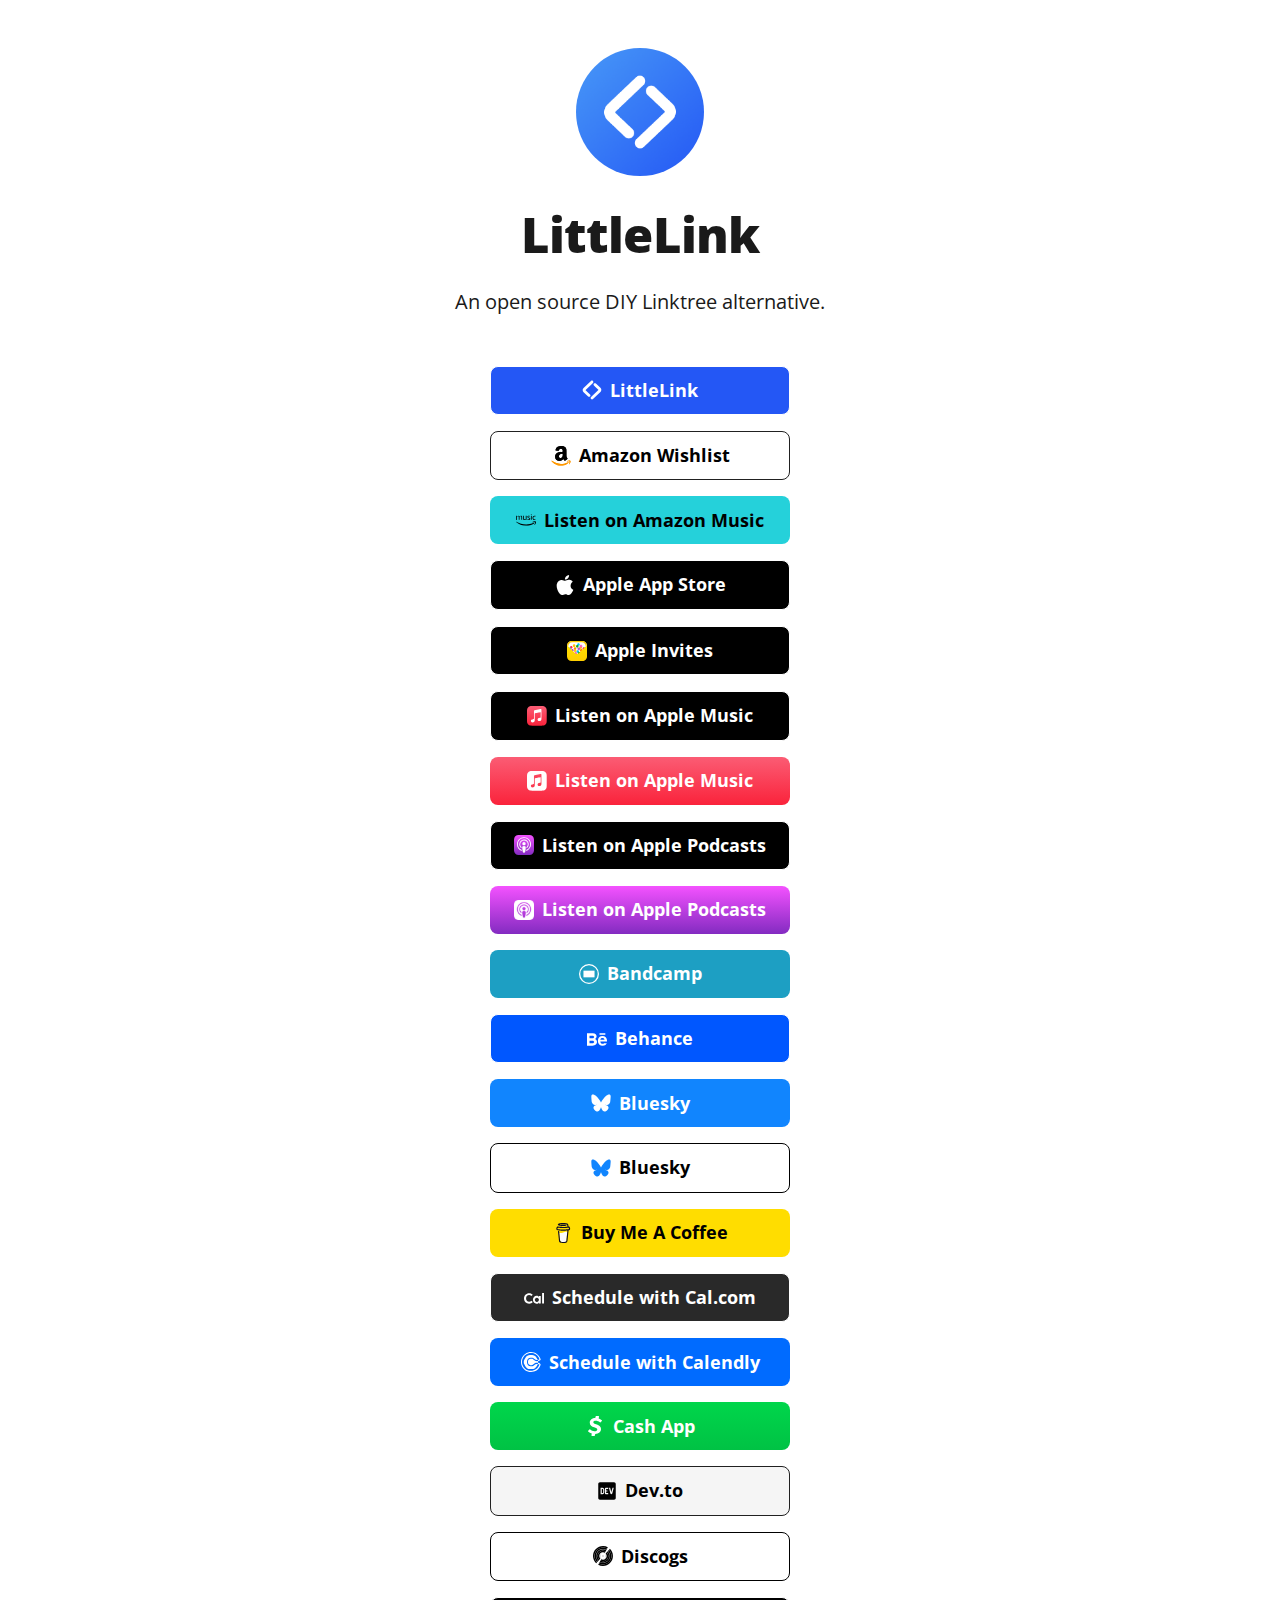
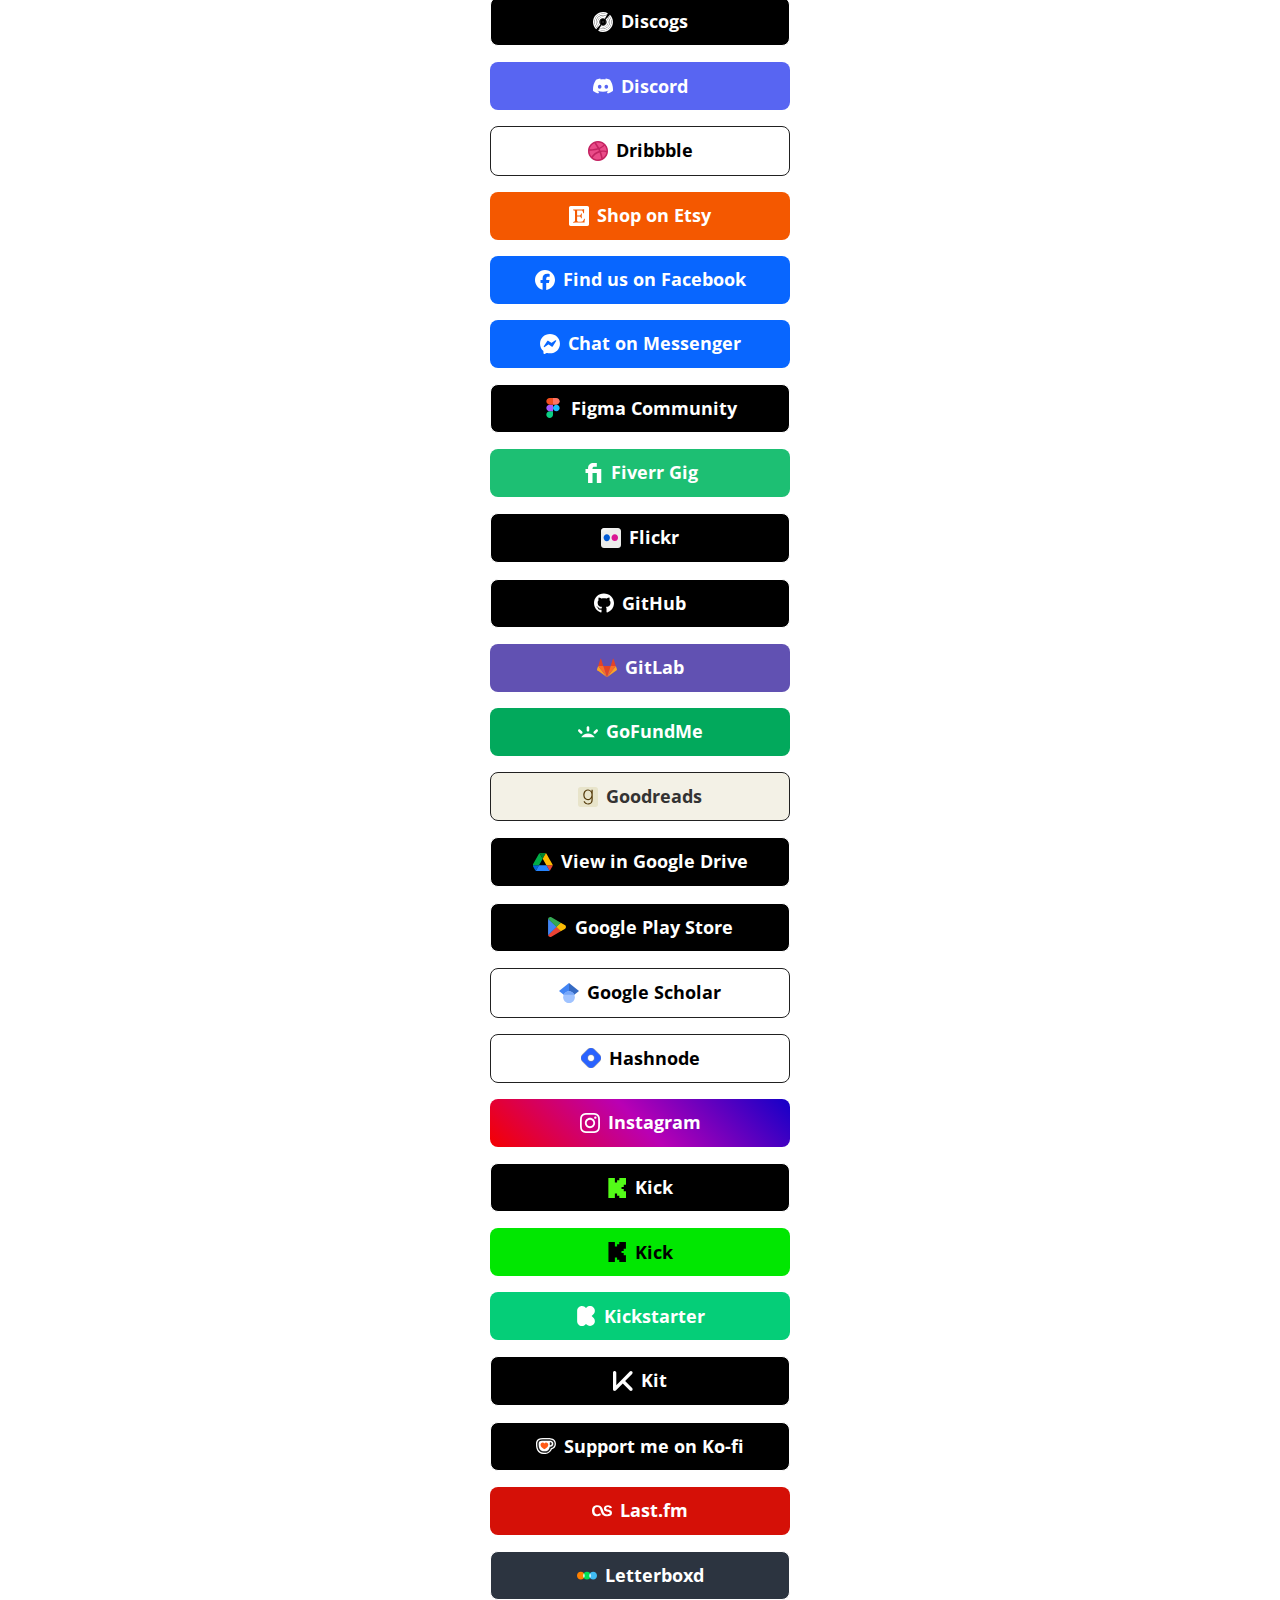
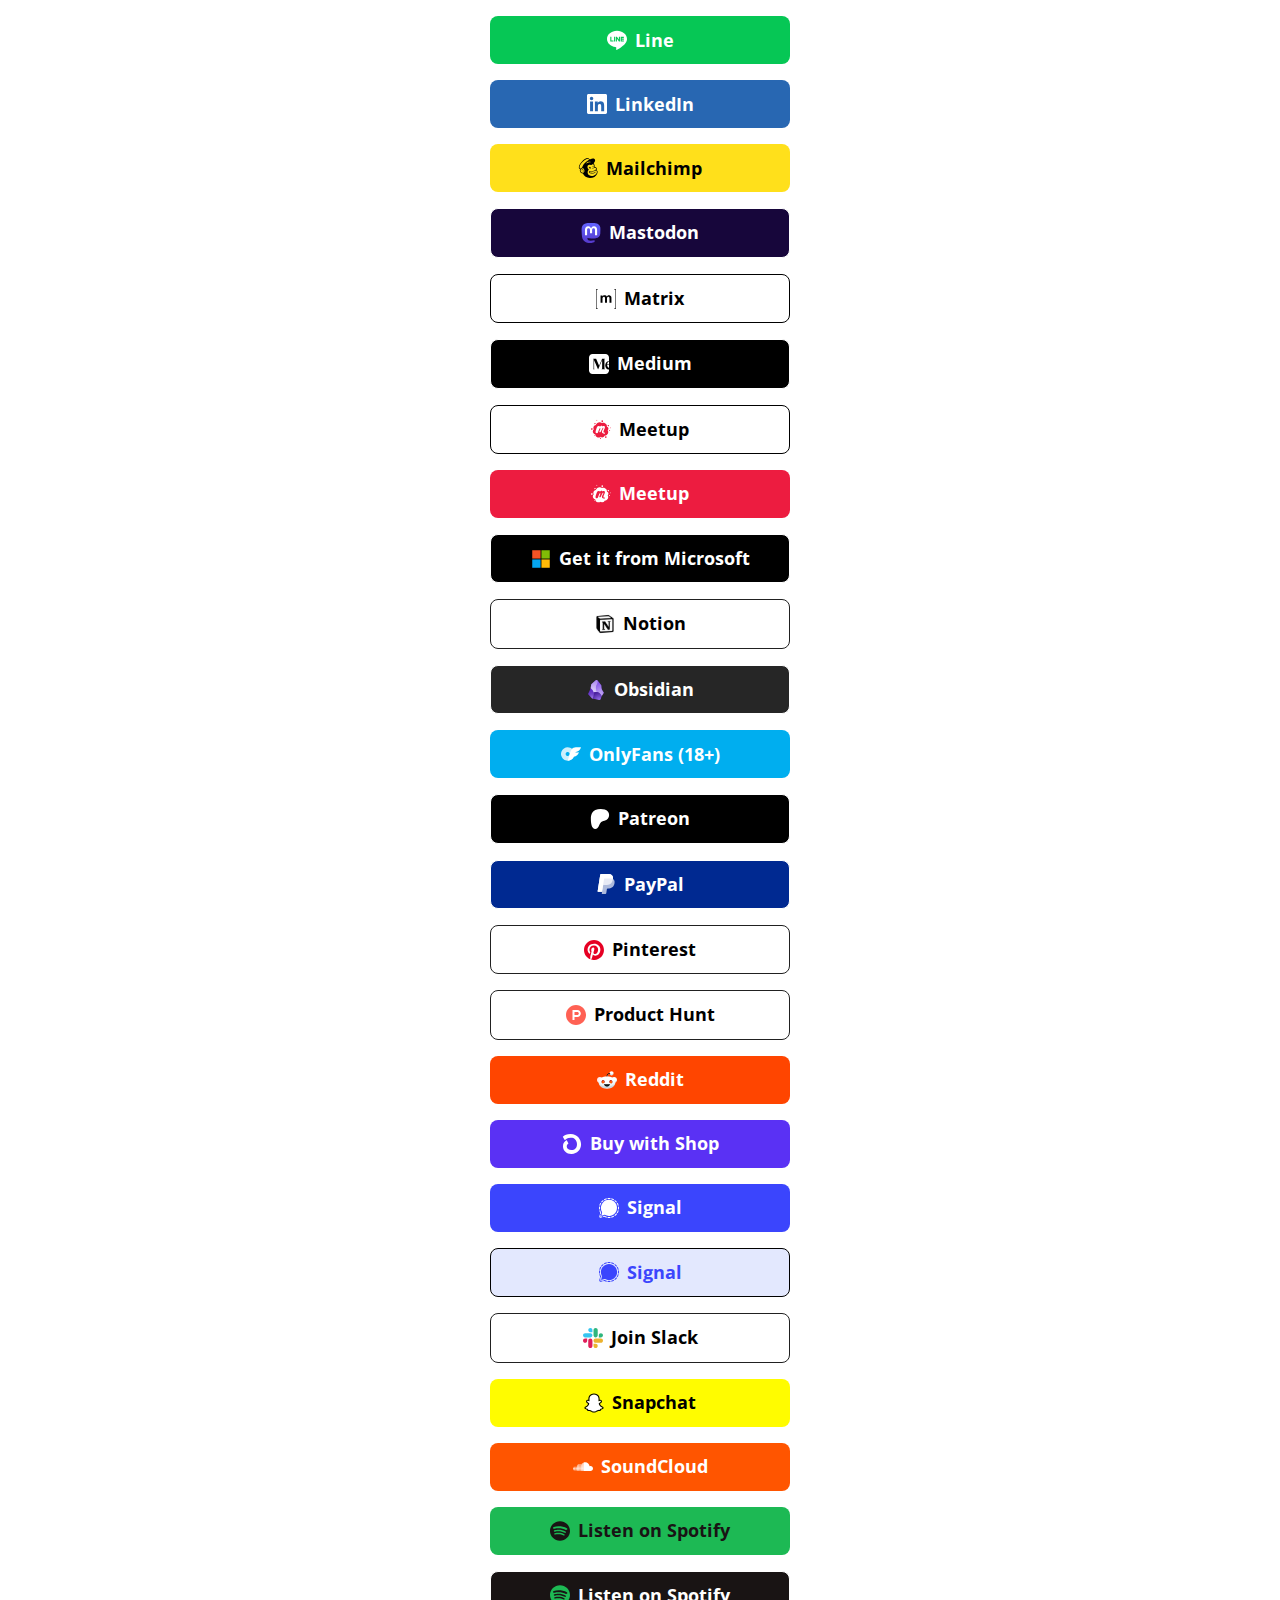
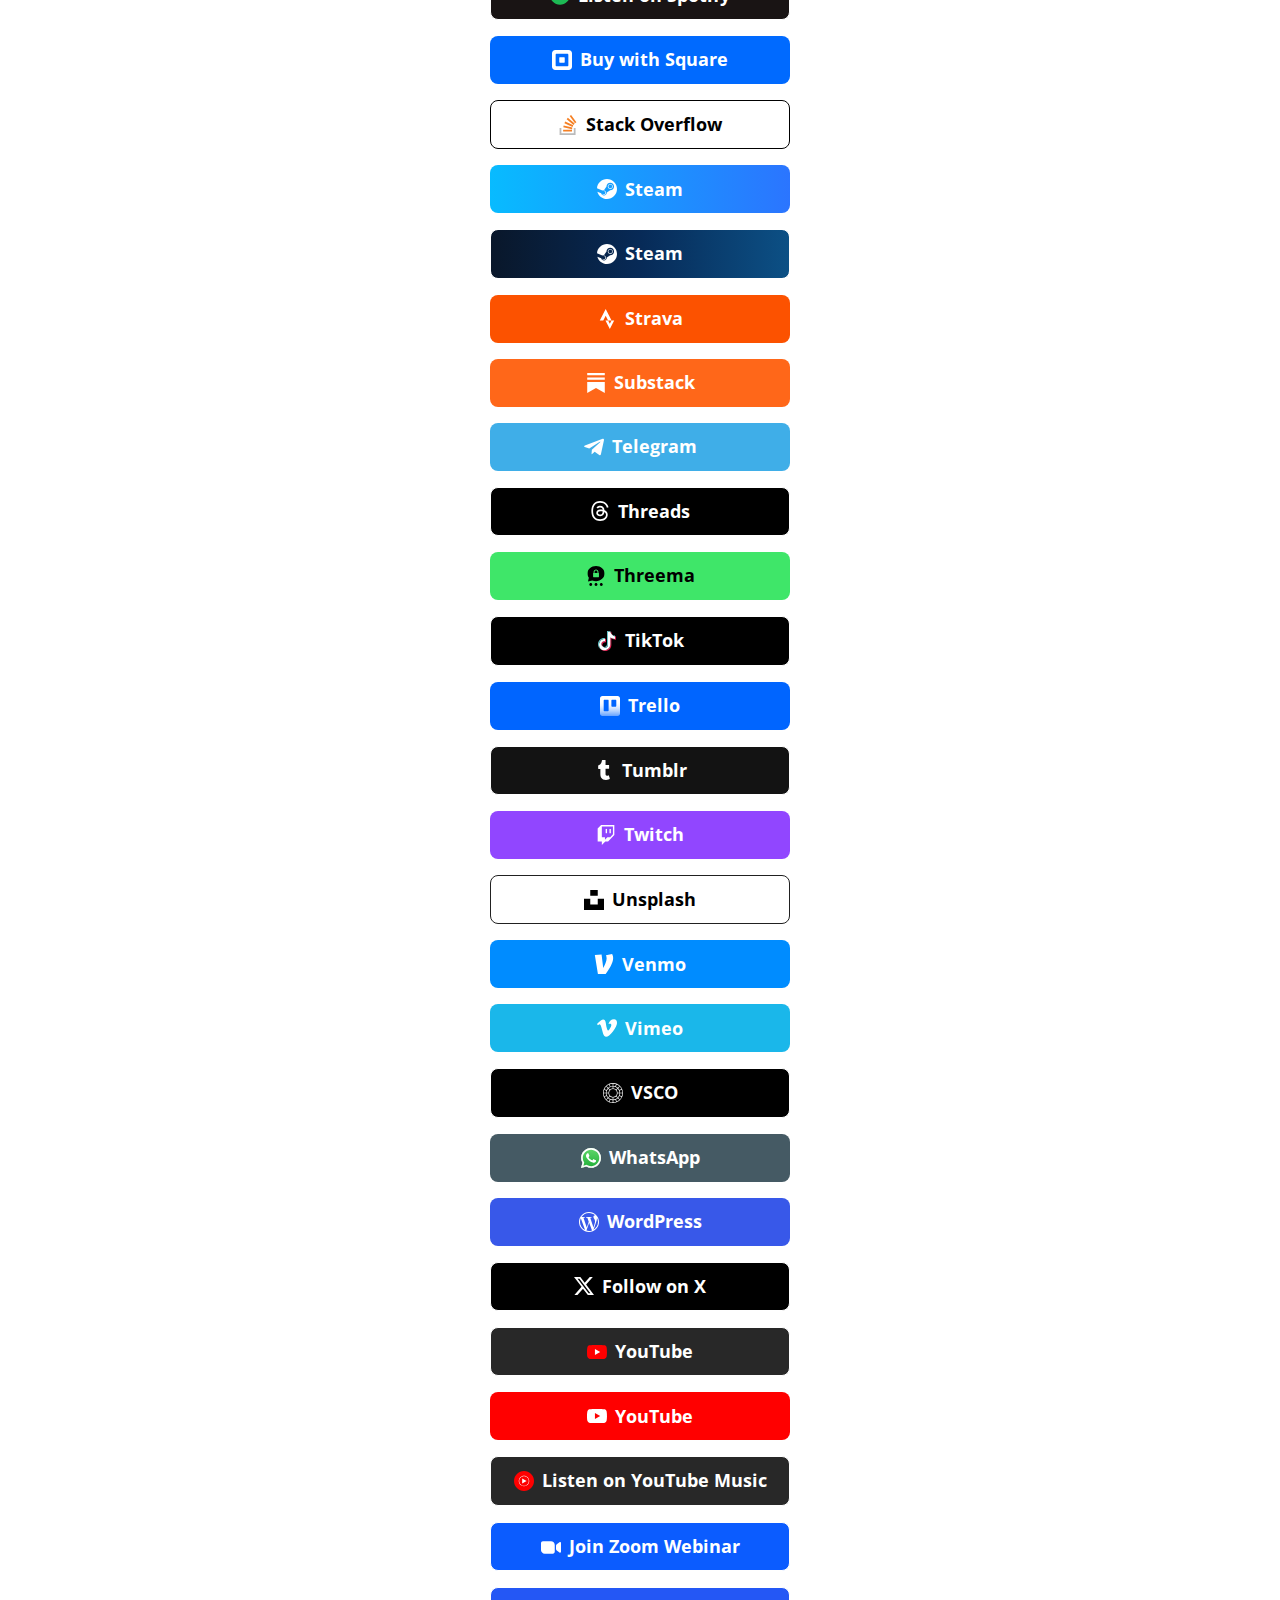
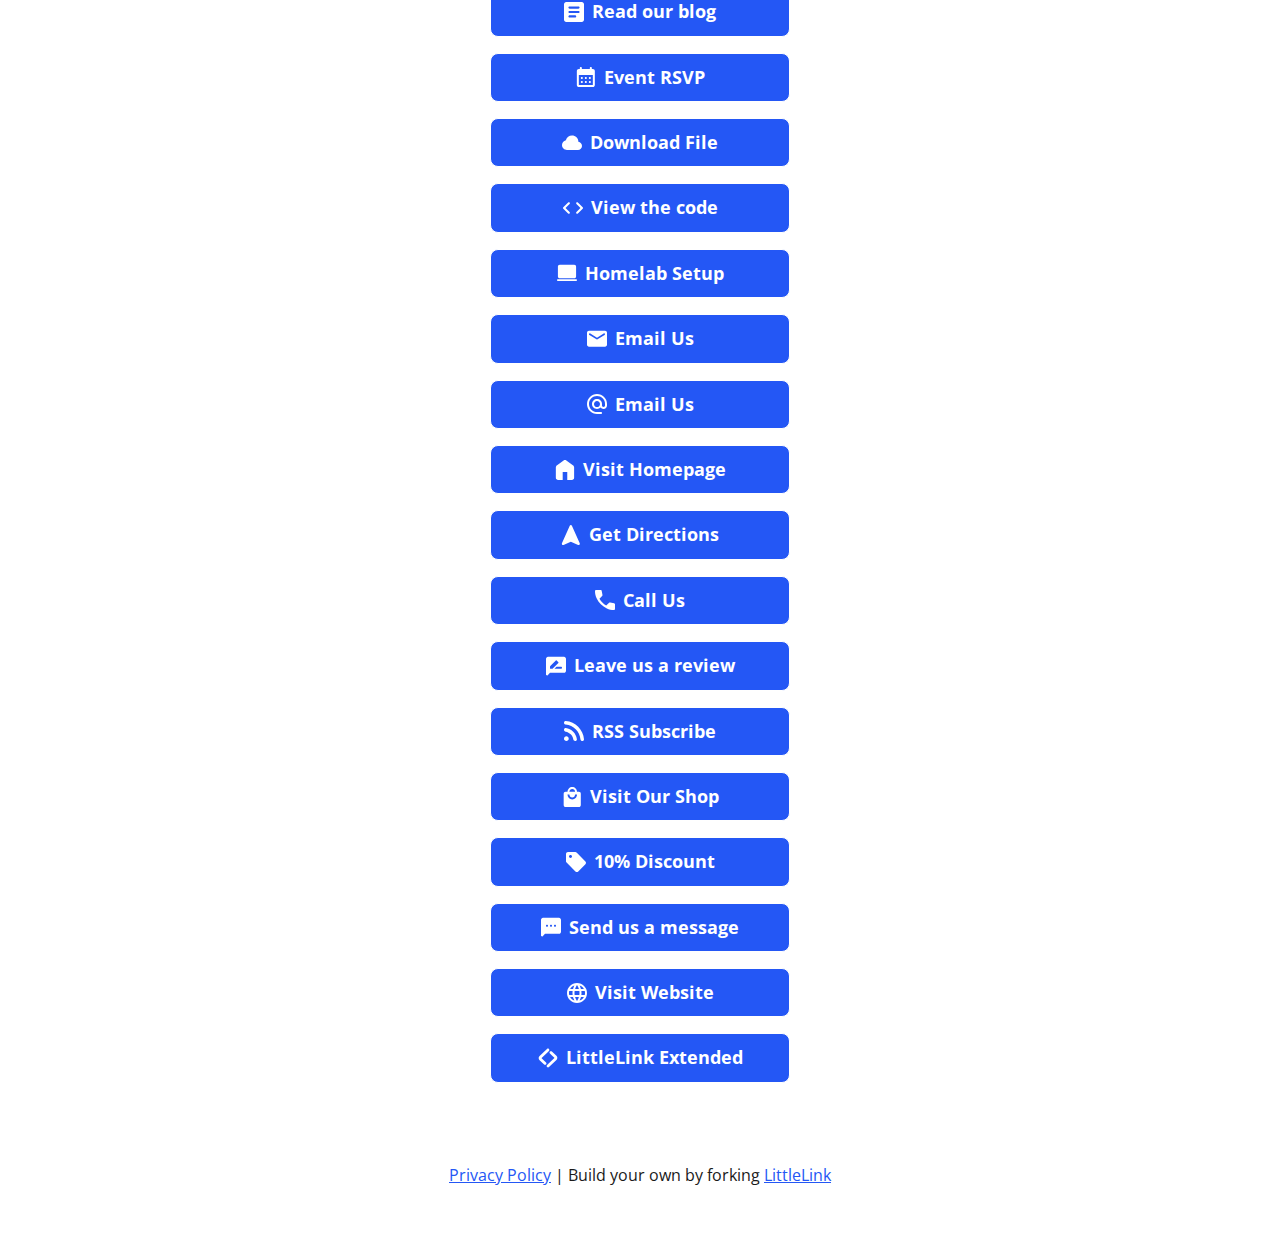
<file: index.html>
<!DOCTYPE html>

<!--
  To change the theme, change the class on the html tag below to one of:
  - theme-auto: Automatically switches based on user's system preferences
  - theme-light: Forces light theme
  - theme-dark: Forces dark theme
-->

<html class="theme-auto" lang="en"> <!-- Update`class="theme-auto" with your preference -->

  <head>
    <meta charset="utf-8">
    <meta name="viewport" content="width=device-width, initial-scale=1">

    <!-- Page Title - Change this to your name/brand (50-60 characters recommended) -->
    <title>LittleLink</title>
    <link rel="icon" type="image/x-icon" href="/images/avatar.png"> <!-- Update this with your own favicon -->

    <!-- Meta Description - Write a description (150-160 characters recommended) -->
    <meta name="description" content="Replace this with your own, this appears in search results and when sharing.">

    <!-- Keywords -->
    <meta name="keywords" content="your name, industry, and specialties">

    <!-- Canonical URL - Helps prevent duplicate content issues -->
    <meta rel="canonical" href="https://yourwebsite.com">

    <!-- Author Information -->
    <meta name="author" content="Your Name">

    <!-- Stylesheets -->
    <link rel="stylesheet" href="css/reset.css">
    <link rel="stylesheet" href="css/style.css">
    <link rel="stylesheet" href="css/brands.css">

    <!-- LittleLink Extended Stylesheet (Optional) -->
    <!-- <link rel="stylesheet" href="css/brands-extended.css"> -->
    <!-- Learn more at https://github.com/sethcottle/littlelink-extended.
         Remove comments if you've added LittleLink Extended dependencies -->

  </head>

<body>

    <div class="container">
        <div class="column">

            <!--
              By default, the Avatar is rounded. Use the following:
              - avatar--rounded: Automatically rounds the image
              - avatar--soft: Slightly rounds the image
              - avatar--none: Removes any rounding

              Be sure to replace the src with your own image path and update the alt text
            -->
            <img class="avatar avatar--rounded" src="images/avatar.png" srcset="images/avatar@2x.png 2x" alt="LittleLink">

            <!-- Replace with your name or brand -->
            <h1>
              <div>LittleLink</div>
            </h1>

            <!-- Add a short description about yourself or your brand -->
            <p>An open source DIY Linktree alternative.</p>

            <!-- All your buttons go here -->
            <div class="button-stack" role="navigation">

              <!-- Default LittleLink -->
              <a class="button button-default" href="#" target="_blank" rel="noopener" role="button"><img class="icon" aria-hidden="true" src="images/icons/littlelink.svg" alt="LittleLink Logo">LittleLink</a>

              <!-- Amazon -->
              <a class="button button-amazon" href="#" target="_blank" rel="noopener" role="button"><img class="icon" aria-hidden="true" src="images/icons/amazon.svg" alt="Amazon Wishlist Logo">Amazon Wishlist</a>

              <!-- Amazon Music -->
              <a class="button button-amazon-music" href="#" target="_blank" rel="noopener" role="button"><img class="icon" aria-hidden="true" src="images/icons/amazon-music.svg" alt="Amazon Music Logo">Listen on Amazon Music</a>

              <!-- Apple App Store -->
              <a class="button button-appstore" href="#" target="_blank" rel="noopener" role="button"><img class="icon" aria-hidden="true" src="images/icons/apple.svg" alt="Apple Logo">Apple App Store</a>

              <!-- Apple Invites -->
              <a class="button button-invites" href="#" target="_blank" rel="noopener" role="button"><img class="icon" aria-hidden="true" src="images/icons/apple-invites.svg" alt="Apple Invites Logo">Apple Invites</a>

              <!-- Apple Music -->
              <a class="button button-apple-music" href="#" target="_blank" rel="noopener" role="button"><img class="icon" aria-hidden="true" src="images/icons/apple-music.svg" alt="Apple Music Logo">Listen on Apple Music</a>

              <!-- Apple Music Alternate -->
              <a class="button button-apple-music-alt" href="#" target="_blank" rel="noopener" role="button"><img class="icon" aria-hidden="true" src="images/icons/apple-music-alt.svg" alt="Apple Music Logo">Listen on Apple Music</a>

              <!-- Apple Podcasts -->
              <a class="button button-apple-podcasts" href="#" target="_blank" rel="noopener" role="button"><img class="icon" aria-hidden="true" src="images/icons/apple-podcasts.svg" alt="Apple Podcasts Logo">Listen on Apple Podcasts</a>

              <!-- Apple Podcasts Alternate -->
              <a class="button button-apple-podcasts-alt" href="#" target="_blank" rel="noopener" role="button"><img class="icon" aria-hidden="true" src="images/icons/apple-podcasts-alt.svg" alt="Apple Podcasts Logo">Listen on Apple Podcasts</a>

              <!-- Bandcamp -->
              <a class="button button-bandcamp" href="#" target="_blank" rel="noopener" role="button"><img class="icon" aria-hidden="true" src="images/icons/bandcamp.svg" alt="Bandcamp Logo">Bandcamp</a>

              <!-- Behance -->
              <a class="button button-behance" href="#" target="_blank" rel="noopener" role="button"><img class="icon" aria-hidden="true" src="images/icons/behance.svg" alt="Behance Logo">Behance</a>

              <!-- Bluesky -->
              <a class="button button-bluesky" href="#" target="_blank" rel="noopener" role="button"><img class="icon" aria-hidden="true" src="images/icons/bluesky.svg" alt="Bluesky Logo">Bluesky</a>

              <!-- Bluesky Alt -->
              <a class="button button-bluesky-alt" href="#" target="_blank" rel="noopener" role="button"><img class="icon" aria-hidden="true" src="images/icons/bluesky-alt.svg" alt="Bluesky Logo">Bluesky</a>

              <!-- Buy Me A Coffee -->
              <a class="button button-coffee" href="#" target="_blank" rel="noopener" role="button"><img class="icon" aria-hidden="true" src="images/icons/buy-me-a-coffee.svg" alt="Buy Me A Coffee Logo">Buy Me A Coffee</a>

              <!-- Cal.com -->
              <a class="button button-cal" href="#" target="_blank" rel="noopener" role="button"><img class="icon" aria-hidden="true" src="images/icons/cal.svg" alt="Cal.com Logo">Schedule with Cal.com</a>

              <!-- Calendly -->
              <a class="button button-calendly" href="#" target="_blank" rel="noopener" role="button"><img class="icon" aria-hidden="true" src="images/icons/calendly.svg" alt="Calendly Logo">Schedule with Calendly</a>

              <!-- Cash App -->
              <a class="button button-cash-app" href="#" target="_blank" rel="noopener" role="button"><img class="icon" aria-hidden="true" src="images/icons/cash-app-dollar.svg" alt="Cash App Logo">Cash App</a>

              <!-- Dev.to -->
              <a class="button button-dev-to" href="#" target="_blank" rel="noopener" role="button"><img class="icon" aria-hidden="true" src="images/icons/dev-to.svg" alt="Dev.to Logo">Dev.to</a>

              <!-- Discogs -->
              <a class="button button-discogs" href="#" target="_blank" rel="noopener" role="button"><img class="icon" aria-hidden="true" src="images/icons/discogs.svg" alt="Discogs Logo">Discogs</a>

              <!-- Discogs Alt -->
              <a class="button button-discogs-alt" href="#" target="_blank" rel="noopener" role="button"><img class="icon" aria-hidden="true" src="images/icons/discogs-alt.svg" alt="Discogs Logo">Discogs</a>

              <!-- Discord -->
              <a class="button button-discord" href="#" target="_blank" rel="noopener" role="button"><img class="icon" aria-hidden="true" src="images/icons/discord.svg" alt="Discord Logo">Discord</a>

              <!-- Dribbble -->
              <a class="button button-dribbble" href="#" target="_blank" rel="noopener" role="button"><img class="icon" aria-hidden="true" src="images/icons/dribbble.svg" alt="Dribbble Logo">Dribbble</a>

              <!-- Etsy -->
              <a class="button button-etsy" href="#" target="_blank" rel="noopener" role="button"><img class="icon" aria-hidden="true" src="images/icons/etsy.svg" alt="Etsy Logo">Shop on Etsy</a>

              <!-- Facebook -->
              <a class="button button-faceb" href="#" target="_blank" rel="noopener" role="button"><img class="icon" aria-hidden="true" src="images/icons/facebook.svg" alt="Facebook Logo">Find us on Facebook</a>

              <!-- Facebook Messenger -->
              <a class="button button-messenger" href="#" target="_blank" rel="noopener" role="button"><img class="icon" aria-hidden="true" src="images/icons/messenger.svg" alt="Messenger Logo">Chat on Messenger</a>

              <!-- Figma -->
              <a class="button button-figma" href="#" target="_blank" rel="noopener" role="button"><img class="icon" aria-hidden="true" src="images/icons/figma.svg" alt="Figma Logo">Figma Community</a>

              <!-- Fiverr -->
              <a class="button button-fiverr" href="#" target="_blank" rel="noopener" role="button"><img class="icon" aria-hidden="true" src="images/icons/fiverr.svg" alt="Fiverr Logo">Fiverr Gig</a>

              <!-- Flickr -->
              <a class="button button-flickr" href="#" target="_blank" rel="noopener" role="button"><img class="icon" aria-hidden="true" src="images/icons/flickr.svg" alt="Flickr Logo">Flickr</a>

              <!-- GitHub -->
              <a class="button button-github" href="#" target="_blank" rel="noopener" role="button"><img class="icon" aria-hidden="true" src="images/icons/github.svg" alt="GitHub Logo">GitHub</a>

              <!-- GitLab -->
              <a class="button button-gitlab" href="#" target="_blank" rel="noopener" role="button"><img class="icon" aria-hidden="true" src="images/icons/gitlab.svg" alt="GitLab Logo">GitLab</a>

              <!-- GoFundMe -->
              <a class="button button-gofundme" href="#" target="_blank" rel="noopener" role="button"><img class="icon" aria-hidden="true" src="images/icons/gofundme.svg" alt="GoFundMe Logo">GoFundMe</a>

              <!-- Goodreads -->
              <a class="button button-goodreads" href="#" target="_blank" rel="noopener" role="button"><img class="icon" aria-hidden="true" src="images/icons/goodreads.svg" alt="Goodreads Logo">Goodreads</a>

              <!-- Google Drive -->
              <a class="button button-google-black" href="#" target="_blank" rel="noopener" role="button"><img class="icon" aria-hidden="true" src="images/icons/google-drive.svg" alt="Google Drive Logo">View in Google Drive</a>

              <!-- Google Play Store -->
              <a class="button button-playstore" href="#" target="_blank" rel="noopener" role="button"><img class="icon" aria-hidden="true" src="images/icons/google-play.svg" alt="Google Play Store Logo">Google Play Store</a>

              <!-- Google Scholar -->
              <a class="button button-google-scholar" href="#" target="_blank" rel="noopener" role="button"><img class="icon" aria-hidden="true" src="images/icons/google-scholar.svg" alt="Google Scholar Logo">Google Scholar</a>

              <!-- Hashnode -->
              <a class="button button-hashnode" href="#" target="_blank" rel="noopener" role="button"><img class="icon" aria-hidden="true" src="images/icons/hashnode.svg" alt="Hashnode Logo">Hashnode</a>

              <!-- Instagram -->
              <a class="button button-instagram" href="#" target="_blank" rel="noopener" role="button"><img class="icon" aria-hidden="true" src="images/icons/instagram.svg" alt="Instagram Logo">Instagram</a>

              <!-- Kick -->
              <a class="button button-kick" href="#" target="_blank" rel="noopener" role="button"><img class="icon" aria-hidden="true" src="images/icons/kick.svg" alt="Kick Logo">Kick</a>

              <!-- Kick Alt -->
              <a class="button button-kick-alt" href="#" target="_blank" rel="noopener" role="button"><img class="icon" aria-hidden="true" src="images/icons/kick-alt.svg" alt="Kick Logo">Kick</a>

              <!-- Kickstarter -->
              <a class="button button-kickstarter" href="#" target="_blank" rel="noopener" role="button"><img class="icon" aria-hidden="true" src="images/icons/kickstarter.svg" alt="Kickstarter Logo">Kickstarter</a>

              <!-- Kit -->
              <a class="button button-kit" href="#" target="_blank" rel="noopener" role="button"><img class="icon" aria-hidden="true" src="images/icons/kit.svg" alt="Kit Logo">Kit</a>

              <!-- Ko-fi -->
              <a class="button button-ko-fi" href="#" target="_blank" rel="noopener" role="button"><img class="icon" aria-hidden="true" src="images/icons/ko-fi.svg" alt="Ko-fi Logo">Support me on Ko-fi</a>

              <!-- Last.fm -->
              <a class="button button-last-fm" href="#" target="_blank" rel="noopener" role="button"><img class="icon" aria-hidden="true" src="images/icons/last-fm.svg" alt="">Last.fm</a>

              <!-- Letterboxd -->
              <a class="button button-letterboxd" href="#" target="_blank" rel="noopener" role="button"><img class="icon" aria-hidden="true" src="images/icons/letterboxd.svg" alt="">Letterboxd</a>

              <!-- Line -->
              <a class="button button-line" href="#" target="_blank" rel="noopener" role="button"><img class="icon" aria-hidden="true" src="images/icons/line.svg" alt="Line Logo">Line</a>

              <!-- LinkedIn -->
              <a class="button button-linked" href="#" target="_blank" rel="noopener" role="button"><img class="icon" aria-hidden="true" src="images/icons/linkedin.svg" alt="LinkedIn Logo">LinkedIn</a>

              <!-- Mailchimp -->
              <a class="button button-mailchimp" href="#" target="_blank" rel="noopener" role="button"><img class="icon" aria-hidden="true" src="images/icons/mailchimp.svg" alt="Mailchimp Logo">Mailchimp</a>

              <!-- Mastodon -->
              <a class="button button-mastodon" href="#" target="_blank" rel="noopener" role="button"><img class="icon" aria-hidden="true" src="images/icons/mastodon.svg" alt="Mastodon Logo">Mastodon</a>

              <!-- Matrix -->
              <a class="button button-matrix" href="#" target="_blank" rel="noopener" role="button"><img class="icon" aria-hidden="true" src="images/icons/matrix.svg" alt="Matrix Logo">Matrix</a>

              <!-- Medium -->
              <a class="button button-medium" href="#" target="_blank" rel="noopener" role="button"><img class="icon" aria-hidden="true" src="images/icons/medium.svg" alt="Medium Logo">Medium</a>

              <!-- Meetup -->
              <a class="button button-meetup" href="#" target="_blank" rel="noopener" role="button"><img class="icon" aria-hidden="true" src="images/icons/meetup.svg" alt="Meetup Logo">Meetup</a>

              <!-- Meetup Alt -->
              <a class="button button-meetup-alt" href="#" target="_blank" rel="noopener" role="button"><img class="icon" aria-hidden="true" src="images/icons/meetup-alt.svg" alt="Meetup Logo">Meetup</a>

              <!-- Microsoft Store -->
              <a class="button button-microsoft" href="#" target="_blank" rel="noopener" role="button"><img class="icon" aria-hidden="true" src="images/icons/microsoft.svg" alt="Microsoft Logo">Get it from Microsoft</a>

              <!-- Notion -->
              <a class="button button-notion" href="#" target="_blank" rel="noopener" role="button"><img class="icon" aria-hidden="true" src="images/icons/notion.svg" alt="Notion Logo">Notion</a>

              <!-- Obsidian -->
              <a class="button button-obsidian" href="#" target="_blank" rel="noopener" role="button"><img class="icon" aria-hidden="true" src="images/icons/obsidian.svg" alt="Obsidian Logo">Obsidian</a>

              <!-- OnlyFans -->
              <a class="button button-onlyfans" href="#" target="_blank" rel="noopener" role="button"><img class="icon" aria-hidden="true" src="images/icons/onlyfans.svg" alt="OnlyFans Logo">OnlyFans (18+)</a>

              <!-- Patreon -->
              <a class="button button-patreon" href="#" target="_blank" rel="noopener" role="button"><img class="icon" aria-hidden="true" src="images/icons/patreon.svg" alt="Patreon Logo">Patreon</a>

              <!-- PayPal -->
              <a class="button button-paypal" href="#" target="_blank" rel="noopener" role="button"><img class="icon" aria-hidden="true" src="images/icons/paypal.svg" alt="PayPal Logo">PayPal</a>

              <!-- Pinterest -->
              <a class="button button-pinterest" href="#" target="_blank" rel="noopener" role="button"><img class="icon" aria-hidden="true" src="images/icons/pinterest.svg" alt="Pinterest Logo">Pinterest</a>

              <!-- Product Hunt -->
              <a class="button button-product-hunt" href="#" target="_blank" rel="noopener" role="button"><img class="icon" aria-hidden="true" src="images/icons/product-hunt.svg" alt="Product Hunt Logo">Product Hunt</a>

              <!-- Reddit -->
              <a class="button button-reddit" href="#" target="_blank" rel="noopener" role="button"><img class="icon" aria-hidden="true" src="images/icons/reddit.svg" alt="Reddit Logo">Reddit</a>

              <!-- Shop -->
              <a class="button button-shop" href="#" target="_blank" rel="noopener" role="button"><img class="icon" aria-hidden="true" src="images/icons/shop.svg" alt="Shop Logo">Buy with Shop</a>

              <!-- Signal -->
              <a class="button button-signal" href="#" target="_blank" rel="noopener" role="button"><img class="icon" aria-hidden="true" src="images/icons/signal.svg" alt="Signal Logo">Signal</a>

              <!-- Signal Alt -->
              <a class="button button-signal-alt" href="#" target="_blank" rel="noopener" role="button"><img class="icon" aria-hidden="true" src="images/icons/signal-alt.svg" alt="Signal Logo">Signal</a>

              <!-- Slack -->
              <a class="button button-slack" href="#" target="_blank" rel="noopener" role="button"><img class="icon" aria-hidden="true" src="images/icons/slack.svg" alt="Slack Logo">Join Slack</a>

              <!-- Snapchat -->
              <a class="button button-snapchat" href="#" target="_blank" rel="noopener" role="button"><img class="icon" aria-hidden="true" src="images/icons/snapchat.svg" alt="Snapchat Logo">Snapchat</a>

              <!-- SoundCloud -->
              <a class="button button-soundcloud" href="#" target="_blank" rel="noopener" role="button"><img class="icon" aria-hidden="true" src="images/icons/soundcloud.svg" alt="SoundCloud Logo">SoundCloud</a>

              <!-- Spotify -->
              <a class="button button-spotify" href="#" target="_blank" rel="noopener" role="button"><img class="icon" aria-hidden="true" src="images/icons/spotify.svg" alt="Spotify Logo">Listen on Spotify</a>

              <!-- Spotify Alt -->
              <a class="button button-spotify-alt" href="#" target="_blank" rel="noopener" role="button"><img class="icon" aria-hidden="true" src="images/icons/spotify-alt.svg" alt="Spotify Logo">Listen on Spotify</a>

              <!-- Square -->
              <a class="button button-square" href="#" target="_blank" rel="noopener" role="button"><img class="icon" aria-hidden="true" src="images/icons/square.svg" alt="Square Logo">Buy with Square</a>

              <!-- Stack Overflow -->
              <a class="button button-stack-overflow" href="#" target="_blank" rel="noopener" role="button"><img class="icon" aria-hidden="true" src="images/icons/stack-overflow.svg" alt="Stack Overflow Logo">Stack Overflow</a>

              <!-- Steam -->
              <a class="button button-steam" href="#" target="_blank" rel="noopener" role="button"><img class="icon" aria-hidden="true" src="images/icons/steam.svg" alt="Steam Logo">Steam</a>

              <!-- Steam Alt -->
              <a class="button button-steam-alt" href="#" target="_blank" rel="noopener" role="button"><img class="icon" aria-hidden="true" src="images/icons/steam.svg" alt="Steam Logo">Steam</a>

              <!-- Strava -->
              <a class="button button-strava" href="#" target="_blank" rel="noopener" role="button"><img class="icon" aria-hidden="true" src="images/icons/strava.svg" alt="Strava Logo">Strava</a>

              <!-- Substack -->
              <a class="button button-substack" href="#" target="_blank" rel="noopener" role="button"><img class="icon" aria-hidden="true" src="images/icons/substack.svg" alt="Substack Logo">Substack</a>

              <!-- Telegram -->
              <a class="button button-telegram" href="#" target="_blank" rel="noopener" role="button"><img class="icon" aria-hidden="true" src="images/icons/telegram.svg" alt="Telegram Logo">Telegram</a>

              <!-- Threads -->
              <a class="button button-threads" href="#" target="_blank" rel="noopener" role="button"><img class="icon" aria-hidden="true" src="images/icons/threads.svg" alt="Threads Logo">Threads</a>

              <!-- Threema -->
              <a class="button button-threema" href="#" target="_blank" rel="noopener" role="button"><img class="icon" aria-hidden="true" src="images/icons/threema.svg" alt="Threema Logo">Threema</a>

              <!-- TikTok -->
              <a class="button button-tiktok" href="#" target="_blank" rel="noopener" role="button"><img class="icon" aria-hidden="true" src="images/icons/tiktok.svg" alt="TikTok Logo">TikTok</a>

              <!-- Trello -->
              <a class="button button-trello" href="#" target="_blank" rel="noopener" role="button"><img class="icon" aria-hidden="true" src="images/icons/trello.svg" alt="Trello Logo">Trello</a>

              <!-- Tumblr -->
              <a class="button button-tumb" href="#" target="_blank" rel="noopener" role="button"><img class="icon" aria-hidden="true" src="images/icons/tumblr.svg" alt="Tumblr Logo">Tumblr</a>

              <!-- Twitch -->
              <a class="button button-twitch" href="#" target="_blank" rel="noopener" role="button"><img class="icon" aria-hidden="true" src="images/icons/twitch.svg" alt="Twitch Logo">Twitch</a>

              <!-- Unsplash -->
              <a class="button button-unsplash" href="#" target="_blank" rel="noopener" role="button"><img class="icon" aria-hidden="true" src="images/icons/unsplash.svg" alt="Unsplash Logo">Unsplash</a>

              <!-- Venmo -->
              <a class="button button-venmo" href="#" target="_blank" rel="noopener" role="button"><img class="icon" aria-hidden="true" src="images/icons/venmo.svg" alt="Venmo Logo">Venmo</a>

              <!-- Vimeo -->
              <a class="button button-vimeo" href="#" target="_blank" rel="noopener" role="button"><img class="icon" aria-hidden="true" src="images/icons/vimeo.svg" alt="Vimeo Logo">Vimeo</a>

              <!-- VSCO -->
              <a class="button button-vsco" href="#" target="_blank" rel="noopener" role="button"><img class="icon" aria-hidden="true" src="images/icons/vsco.svg" alt="VSCO Logo">VSCO</a>

              <!-- WhatsApp -->
              <a class="button button-whatsapp" href="#" target="_blank" rel="noopener" role="button"><img class="icon" aria-hidden="true" src="images/icons/whatsapp.svg" alt="WhatsApp Logo">WhatsApp</a>

              <!-- WordPress -->
              <a class="button button-wordpress" href="#" target="_blank" rel="noopener" role="button"><img class="icon" aria-hidden="true" src="images/icons/wordpress.svg" alt="WordPress Logo">WordPress</a>

              <!-- X -->
              <a class="button button-x" href="#" target="_blank" rel="noopener" role="button"><img class="icon" aria-hidden="true" src="images/icons/x.svg" alt="X Logo">Follow on X</a>

              <!-- YouTube -->
              <a class="button button-yt" href="#" target="_blank" rel="noopener" role="button"><img class="icon" aria-hidden="true" src="images/icons/youtube.svg" alt="YouTube Logo">YouTube</a>

              <!-- YouTube Alt -->
              <a class="button button-yt-alt" href="#" target="_blank" rel="noopener" role="button"><img class="icon" aria-hidden="true" src="images/icons/youtube-alt.svg" alt="YouTube Logo">YouTube</a>

              <!-- YouTube Music -->
              <a class="button button-yt" href="#" target="_blank" rel="noopener" role="button"><img class="icon" aria-hidden="true" src="images/icons/youtube-music.svg" alt="YouTube Music Logo">Listen on YouTube Music</a>

              <!-- Zoom -->
              <a class="button button-zoom" href="#" target="_blank" rel="noopener" role="button"><img class="icon" aria-hidden="true" src="images/icons/zoom.svg" alt="Zoom Logo">Join Zoom Webinar</a>

              <!-- Generic Blog -->
              <a class="button button-default" href="#" target="_blank" rel="noopener" role="button"><img class="icon" aria-hidden="true" src="images/icons/generic-blog.svg" alt="Blog Icon">Read our blog</a>

              <!-- Generic Calendar -->
              <a class="button button-default" href="#" target="_blank" rel="noopener" role="button"><img class="icon" aria-hidden="true" src="images/icons/generic-calendar.svg" alt="Calendar Icon">Event RSVP</a>

              <!-- Generic Cloud -->
              <a class="button button-default" href="#" target="_blank" rel="noopener" role="button"><img class="icon" aria-hidden="true" src="images/icons/generic-cloud.svg" alt="Cloud Icon">Download File</a>

              <!-- Generic Code -->
              <a class="button button-default" href="#" target="_blank" rel="noopener" role="button"><img class="icon" aria-hidden="true" src="images/icons/generic-code.svg" alt="Code Icon">View the code</a>

              <!-- Generic Computer -->
              <a class="button button-default" href="#" target="_blank" rel="noopener" role="button"><img class="icon" aria-hidden="true" src="images/icons/generic-computer.svg" alt="Computer Icon">Homelab Setup</a>

              <!-- Generic Email -->
              <a class="button button-default" href="#" target="_blank" rel="noopener" role="button"><img class="icon" aria-hidden="true" src="images/icons/generic-email.svg" alt="Email Icon">Email Us</a>

              <!-- Generic Email Alt -->
              <a class="button button-default" href="#" target="_blank" rel="noopener" role="button"><img class="icon" aria-hidden="true" src="images/icons/generic-email-alt.svg" alt="Email Icon">Email Us</a>

              <!-- Generic Homepage -->
              <a class="button button-default" href="#" target="_blank" rel="noopener" role="button"><img class="icon" aria-hidden="true" src="images/icons/generic-homepage.svg" alt="Homepage Icon">Visit Homepage</a>

              <!-- Generic Map -->
              <a class="button button-default" href="#" target="_blank" rel="noopener" role="button"><img class="icon" aria-hidden="true" src="images/icons/generic-map.svg" alt="Map Icon">Get Directions</a>

              <!-- Generic Phone -->
              <a class="button button-default" href="#" target="_blank" rel="noopener" role="button"><img class="icon" aria-hidden="true" src="images/icons/generic-phone.svg" alt="Phone Icon">Call Us</a>

              <!-- Generic Review -->
              <a class="button button-default" href="#" target="_blank" rel="noopener" role="button"><img class="icon" aria-hidden="true" src="images/icons/generic-review.svg" alt="Review Icon">Leave us a review</a>

              <!-- Generic RSS -->
              <a class="button button-default" href="#" target="_blank" rel="noopener" role="button"><img class="icon" aria-hidden="true" src="images/icons/generic-rss.svg" alt="RSS Icon">RSS Subscribe</a>

              <!-- Generic Shopping Bag -->
              <a class="button button-default" href="#" target="_blank" rel="noopener" role="button"><img class="icon" aria-hidden="true" src="images/icons/generic-shopping-bag.svg" alt="Shopping Bag Icon">Visit Our Shop</a>

              <!-- Generic Shopping Tag -->
              <a class="button button-default" href="#" target="_blank" rel="noopener" role="button"><img class="icon" aria-hidden="true" src="images/icons/generic-shopping-tag.svg" alt="Shopping Tag Icon">10% Discount</a>

              <!-- Generic SMS -->
              <a class="button button-default" href="#" target="_blank" rel="noopener" role="button"><img class="icon" aria-hidden="true" src="images/icons/generic-sms.svg" alt="SMS Icon">Send us a message</a>

              <!-- Generic Website -->
              <a class="button button-default" href="#" target="_blank" rel="noopener" role="button"><img class="icon" aria-hidden="true" src="images/icons/generic-website.svg" alt="Website Icon">Visit Website</a>

              <!-- LittleLink Extended -->
              <a class="button button-default" href="https://github.com/sethcottle/littlelink-extended" target="_blank" rel="noopener" role="button"><img class="icon" aria-hidden="true" src="images/icons/littlelink.svg" alt="LittleLink Logo">LittleLink Extended</a>

      </div>

      <!-- Feel free to add your own footer information, including updating `privacy.html` to reflect how your LittleLink fork is set up -->
      <footer>
        <a href="privacy.html">Privacy Policy</a> | Build your own by forking <a href="https://littlelink.io" target="_blank" rel="noopener">LittleLink</a>
      </footer>

    </div>
  </div>

</body>

</html>
</file>
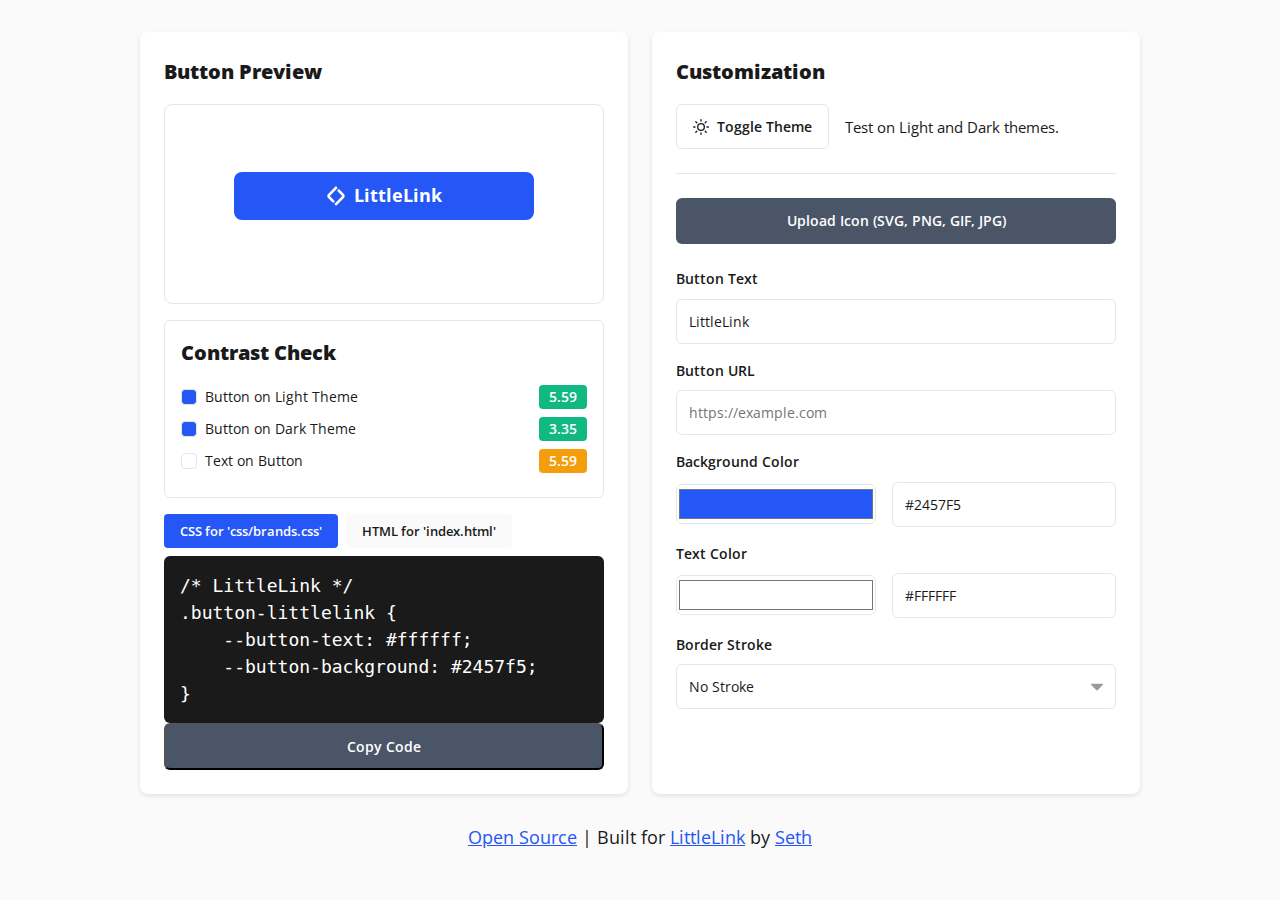
<file: littlelink-button-builder/index.html>
<!DOCTYPE html>
<html class="theme-light" lang="en">
<head>
    <meta charset="UTF-8">
    <meta name="viewport" content="width=device-width, initial-scale=1.0">
    <title>LittleLink Button Builder</title>
    <link href="https://fonts.googleapis.com/css2?family=Open+Sans:wght@400;600;700;800&display=swap" rel="stylesheet">
    <link rel="stylesheet" href="styles.css">
</head>
<body>
    <div class="container">
        <div class="card">
            <h2 class="card-title">Button Preview</h2>
            <div class="preview-area">
                <a id="previewButton" class="button" href="#" target="_blank" rel="noopener" role="button">
                    <img class="icon" src="images/littlelink.svg" alt="Button icon">
                    <span>Button Text</span>
                </a>
            </div>
            <div class="contrast-checker">
                <h3 class="card-title">Contrast Check</h3>
                <div class="contrast-item">
                    <div class="contrast-swatch" id="bgSwatch"></div>
                    <span>Button on Light Theme</span>
                    <div class="contrast-score" id="lightScore">-</div>
                </div>
                <div id="lightSuggestion" class="contrast-suggestion"></div>
                
                <div class="contrast-item">
                    <div class="contrast-swatch" id="bgSwatch2"></div>
                    <span>Button on Dark Theme</span>
                    <div class="contrast-score" id="darkScore">-</div>
                </div>
                <div id="darkSuggestion" class="contrast-suggestion"></div>
                
                <div class="contrast-item">
                    <div class="contrast-swatch" id="textSwatch"></div>
                    <span>Text on Button</span>
                    <div class="contrast-score" id="textScore">-</div>
                </div>
            </div>
            <div class="code-container">
                <div class="code-tabs">
                    <button class="code-tab active" data-tab="css">CSS for 'css/brands.css'</button>
                    <button class="code-tab" data-tab="html">HTML for 'index.html'</button>
                </div>
                <div class="code-output" id="codeOutput"></div>
            </div>
            <div id="reminderText" class="reminder-text" style="display: none;">
                Remember to add the icon file to images/icons in your LittleLink folder
            </div>
            <button class="copy-button" onclick="copyCode()">Copy Code</button>
        </div>

        <div class="card">
            <h2 class="card-title">Customization</h2>
            <div class="theme-section">
                <button class="theme-toggle" onclick="toggleTheme()">
                    <svg class="sun-icon" xmlns="http://www.w3.org/2000/svg" width="16" height="16" viewBox="0 0 24 24" fill="none" stroke="currentColor" stroke-width="2" stroke-linecap="round" stroke-linejoin="round">
                        <circle cx="12" cy="12" r="5"/>
                        <line x1="12" y1="1" x2="12" y2="3"/>
                        <line x1="12" y1="21" x2="12" y2="23"/>
                        <line x1="4.22" y1="4.22" x2="5.64" y2="5.64"/>
                        <line x1="18.36" y1="18.36" x2="19.78" y2="19.78"/>
                        <line x1="1" y1="12" x2="3" y2="12"/>
                        <line x1="21" y1="12" x2="23" y2="12"/>
                        <line x1="4.22" y1="19.78" x2="5.64" y2="18.36"/>
                        <line x1="18.36" y1="5.64" x2="19.78" y2="4.22"/>
                    </svg>
                    <span>Toggle Theme</span>
                </button>
                <small>Test on Light and Dark themes.</small>
            </div>
            
            <div class="form-group">
                <label for="file-upload" id="file-upload-label">Upload Icon (SVG, PNG, GIF, JPG)</label>
                <input type="file" id="file-upload" accept=".svg,.png,.gif,.jpg,.jpeg">
            </div>
            
            <div class="form-group">
                <label for="buttonText">Button Text</label>
                <input type="text" id="buttonText" value="LittleLink">
            </div>

            <div class="form-group">
                <label for="buttonURL">Button URL</label>
                <input type="url" 
                       id="buttonURL" 
                       placeholder="https://example.com" 
                       pattern="https?://.*"
                       class="text-input">
            </div>
            
            <div class="form-group">
                <label>Background Color</label>
                <div class="color-input-group">
                    <input type="color" id="bgColor" value="#2457F5">
                    <input type="text" id="bgColorText" value="#2457F5">
                </div>
            </div>
            
            <div class="form-group">
                <label>Text Color</label>
                <div class="color-input-group">
                    <input type="color" id="textColor" value="#FFFFFF">
                    <input type="text" id="textColorText" value="#FFFFFF">
                </div>
            </div>
            
            <div class="form-group">
                <label for="strokeSelect">Border Stroke</label>
                <select id="strokeSelect" class="stroke-select">
                    <option value="none">No Stroke</option>
                    <option value="#FFFFFF">White</option>
                    <option value="#000000">Black</option>
                </select>
            </div>
        </div>
    </div>
</div>
<br>
    <center><p><a href="https://github.com/sethcottle/littlelink-button-builder" target="_blank">Open Source</a> | Built for <a href="https://littlelink.io" target="_blank">LittleLink</a> by <a href="https://seth.social" target="_blank">Seth</a> </p></center>    
</div>

    <script>
        // Utility function to calculate relative luminance
        function getLuminance(r, g, b) {
            let [rs, gs, bs] = [r, g, b].map(c => {
                c = c / 255;
                return c <= 0.03928 ? c / 12.92 : Math.pow((c + 0.055) / 1.055, 2.4);
            });
            return 0.2126 * rs + 0.7152 * gs + 0.0722 * bs;
        }

        // Function to calculate contrast ratio
        function getContrastRatio(color1, color2) {
            // Convert hex to RGB
            const getRGB = (hex) => {
                const r = parseInt(hex.slice(1, 3), 16);
                const g = parseInt(hex.slice(3, 5), 16);
                const b = parseInt(hex.slice(5, 7), 16);
                return [r, g, b];
            };

            const [r1, g1, b1] = getRGB(color1);
            const [r2, g2, b2] = getRGB(color2);
            
            const l1 = getLuminance(r1, g1, b1);
            const l2 = getLuminance(r2, g2, b2);
            
            const lighter = Math.max(l1, l2);
            const darker = Math.min(l1, l2);
            
            return (lighter + 0.05) / (darker + 0.05);
        }

        // Function to format contrast score display
        function formatContrastScore(ratio, isText = false) {
            const score = ratio.toFixed(2);
            if (!isText) {
                // For background contrast (more liberal 3.0:1 ratio)
                if (ratio >= 3.0) {
                    return `<div class="contrast-score contrast-pass">${score}</div>`;
                }
                return `<div class="contrast-score contrast-fail">${score}</div>`;
            } else {
                // For text contrast (WCAG standard 4.5:1 ratio)
                if (ratio >= 7) {
                    return `<div class="contrast-score contrast-pass">${score}</div>`;
                } else if (ratio >= 4.5) {
                    return `<div class="contrast-score contrast-warn">${score}</div>`;
                }
                return `<div class="contrast-score contrast-fail">${score}</div>`;
            }
        }

        const button = document.getElementById('previewButton');
        const buttonText = document.getElementById('buttonText');
        const buttonURL = document.getElementById('buttonURL');
        const bgColor = document.getElementById('bgColor');
        const bgColorText = document.getElementById('bgColorText');
        const textColor = document.getElementById('textColor');
        const textColorText = document.getElementById('textColorText');
        const fileUpload = document.getElementById('file-upload');
        const codeOutput = document.getElementById('codeOutput');
        const strokeSelect = document.getElementById('strokeSelect');
        const reminderText = document.getElementById('reminderText');
        
        let uploadedFileName = '';
        let currentIconSrc = '/api/placeholder/20/20';
        let currentTab = 'css';

        function toggleTheme() {
            const html = document.documentElement;
            html.className = html.className === 'theme-light' ? 'theme-dark' : 'theme-light';
            updateButton();
        }

        function updateContrastSuggestions(lightContrast, darkContrast) {
            const lightSuggestion = document.getElementById('lightSuggestion');
            const darkSuggestion = document.getElementById('darkSuggestion');
            
            // Clear previous suggestions
            lightSuggestion.textContent = '';
            darkSuggestion.textContent = '';
            
            // Always calculate the needed stroke state based on current contrasts
            let needsStroke = false;
            let suggestedStrokeColor = null;
            
            // Check if we need a border for light theme
            if (lightContrast < 3.0) {
                lightSuggestion.textContent = 'Suggestion: Add a dark border for light theme visibility';
                needsStroke = true;
                suggestedStrokeColor = '#000000';
            }
            
            // Check if we need a border for dark theme
            if (darkContrast < 3.0) {
                darkSuggestion.textContent = 'Suggestion: Add a light border for dark theme visibility';
                needsStroke = true;
                suggestedStrokeColor = '#FFFFFF';
            }
            
            // Update stroke select based on contrast needs
            if (needsStroke) {
                strokeSelect.value = suggestedStrokeColor;
            } else {
                strokeSelect.value = 'none';
            }
            
            // Update button border
            if (needsStroke) {
                button.style.border = `1px solid ${suggestedStrokeColor}`;
            } else {
                button.style.border = 'none';
            }
        }

        function generateCode() {
            const buttonLabel = buttonText.value || 'Button Text';
            const className = buttonLabel.toLowerCase().replace(/[^a-z0-9]/g, '-');
            const url = buttonURL.value || '#';
            
            // Generate the CSS
            let css = `/* ${buttonLabel} */
.button-${className} {
    --button-text: ${textColor.value};
    --button-background: ${bgColor.value};`;
            
            if (strokeSelect.value !== 'none') {
                css += `\n    --button-border: 1px solid ${strokeSelect.value};`;
            }
            
            css += '\n}';
            
            // Generate the HTML with aria-hidden and URL
            const html = `<!-- ${buttonLabel} -->
<a class="button button-${className}" href="${url}" target="_blank" rel="noopener" role="button"><img class="icon" aria-hidden="true" src="images/icons/${uploadedFileName || 'default-icon.svg'}" alt="${buttonLabel} icon">${buttonLabel}</a>`;

            // Display code based on current tab
            codeOutput.textContent = currentTab === 'css' ? css : html;
            
            // Show/hide reminder text
            reminderText.style.display = (uploadedFileName) ? 'block' : 'none';
            if (uploadedFileName) {
                reminderText.textContent = `Remember to add "${uploadedFileName}" to images/icons in your LittleLink folder`;
            }

            // Update contrast checks
            const bgContrast = getContrastRatio(bgColor.value, '#FFFFFF');
            const darkContrast = getContrastRatio(bgColor.value, '#121212');
            const textContrast = getContrastRatio(bgColor.value, textColor.value);

            document.getElementById('lightScore').innerHTML = formatContrastScore(bgContrast);
            document.getElementById('darkScore').innerHTML = formatContrastScore(darkContrast);
            document.getElementById('textScore').innerHTML = formatContrastScore(textContrast, true);

            // Update contrast suggestions
            updateContrastSuggestions(bgContrast, darkContrast);

            // Update swatches
            document.getElementById('bgSwatch').style.backgroundColor = bgColor.value;
            document.getElementById('bgSwatch2').style.backgroundColor = bgColor.value;
            document.getElementById('textSwatch').style.backgroundColor = textColor.value;
        }

        function updateButton() {
            button.style.backgroundColor = bgColor.value;
            button.style.color = textColor.value;
            button.href = buttonURL.value || '#';
            button.querySelector('span').textContent = buttonText.value;
            generateCode();
        }

        // Event Listeners
        fileUpload.addEventListener('change', function(e) {
            const file = e.target.files[0];
            if (file) {
                uploadedFileName = file.name;
                const reader = new FileReader();
                reader.onload = function(e) {
                    currentIconSrc = e.target.result;
                    button.querySelector('img').src = currentIconSrc;
                    generateCode();
                };
                reader.readAsDataURL(file);
            }
        });

        strokeSelect.addEventListener('change', updateButton);
        buttonURL.addEventListener('input', updateButton);

        document.querySelectorAll('.code-tab').forEach(tab => {
            tab.addEventListener('click', () => {
                document.querySelectorAll('.code-tab').forEach(t => t.classList.remove('active'));
                tab.classList.add('active');
                currentTab = tab.dataset.tab;
                generateCode();
            });
        });

        function copyCode() {
            navigator.clipboard.writeText(codeOutput.textContent)
                .then(() => alert('Code copied to clipboard!'))
                .catch(err => console.error('Failed to copy code:', err));
        }

        // Color input synchronization
        bgColor.addEventListener('input', function() {
            bgColorText.value = this.value.toUpperCase();
            updateButton();
        });

        bgColorText.addEventListener('input', function() {
            bgColor.value = this.value;
            updateButton();
        });

        textColor.addEventListener('input', function() {
            textColorText.value = this.value.toUpperCase();
            updateButton();
        });

        textColorText.addEventListener('input', function() {
            textColor.value = this.value;
            updateButton();
        });

        buttonText.addEventListener('input', updateButton);

        // Initial update
        updateButton();
    </script>
</body>
</html>
</file>
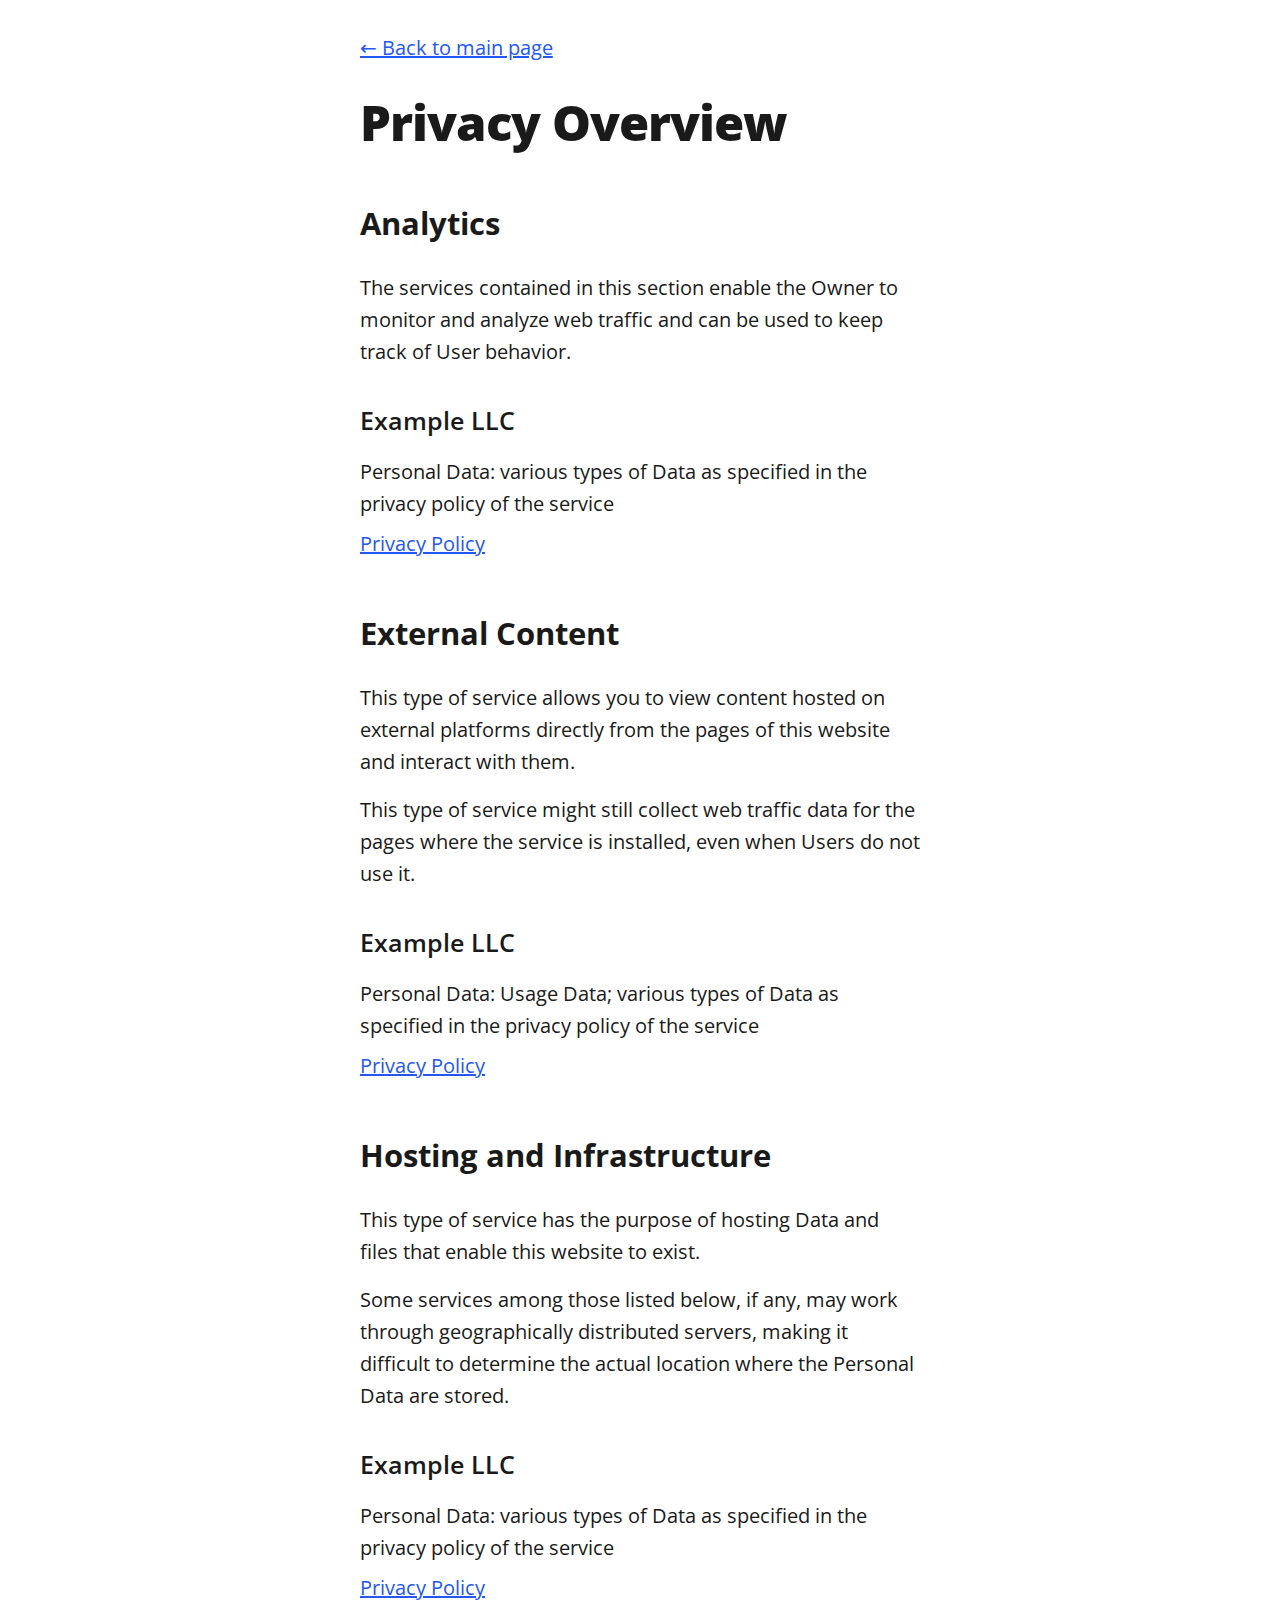
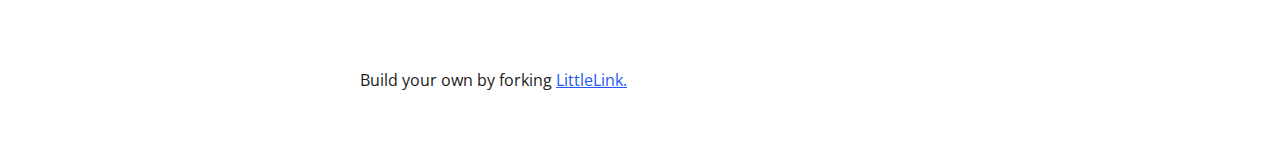
<file: privacy.html>
<!DOCTYPE html>

<!--
  To change the theme, change the class on the html tag below to one of:
  - theme-auto: Automatically switches based on user's system preferences
  - theme-light: Forces light theme
  - theme-dark: Forces dark theme
-->

<html class="theme-auto" lang="en"> <!-- Update `class="theme-auto"` with your preference -->

  <head>
    <meta charset="utf-8">
    <meta name="viewport" content="width=device-width, initial-scale=1">

    <!-- Page Title - Change this to your name/brand (50-60 characters recommended) -->
    <title>Privacy Policy | LittleLink</title>
    <link rel="icon" type="image/x-icon" href="/images/avatar.png"> <!-- Update this with your own favicon -->


    <!-- Meta Description - Write a description (150-160 characters recommended) -->
    <meta name="description" content="Privacy policy and data collection information for LittleLink">
    <meta name="robots" content="noindex"> <!-- Since this is a utility page -->

    <!-- Stylesheets -->
    <link rel="stylesheet" href="css/reset.css">
    <link rel="stylesheet" href="css/style.css">
    <link rel="stylesheet" href="css/brands.css">

  </head>

  <body>
    <div class="container-left" role="main">
      <div class="column">
        <nav role="navigation">
          <a href="index.html" aria-label="Back to homepage">← Back to main page</a>
        </nav>

        <h1>Privacy Overview</h1>

        <section aria-labelledby="analytics-heading">
          <h2 id="analytics-heading">Analytics</h2>
          <p>The services contained in this section enable the Owner to monitor and analyze web traffic and can be used to keep track of User behavior.</p>

          <h3>Example LLC</h3>
          <ul role="list">
            <li>Personal Data: various types of Data as specified in the privacy policy of the service</li>
            <li><a href="https://example.com/privacy/" target="_blank" rel="noopener">Privacy Policy</a></li>
          </ul>
        </section>

        <section aria-labelledby="external-content-heading">
          <h2 id="external-content-heading">External Content</h2>
          <p>This type of service allows you to view content hosted on external platforms directly from the pages of this website and interact with them.</p>
          <p>This type of service might still collect web traffic data for the pages where the service is installed, even when Users do not use it.</p>

          <h3>Example LLC</h3>
          <ul role="list">
            <li>Personal Data: Usage Data; various types of Data as specified in the privacy policy of the service</li>
            <li><a href="https://example.com/privacy/" target="_blank" rel="noopener">Privacy Policy</a></li>
          </ul>
        </section>

        <section aria-labelledby="hosting-heading">
          <h2 id="hosting-heading">Hosting and Infrastructure</h2>
          <p>This type of service has the purpose of hosting Data and files that enable this website to exist.</p>
          <p>Some services among those listed below, if any, may work through geographically distributed servers, making it difficult to determine the actual location where the Personal Data are stored.</p>

          <h3>Example LLC</h3>
          <ul role="list">
            <li>Personal Data: various types of Data as specified in the privacy policy of the service</li>
            <li><a href="https://example.com/privacy" target="_blank" rel="noopener">Privacy Policy</a></li>
          </ul>
        </section>

        <footer>
          <p>Build your own by forking <a href="https://littlelink.io" target="_blank" rel="noopener">LittleLink.</a></p>
        </footer>
      </div>
    </div>

  </body>

</html>
</file>
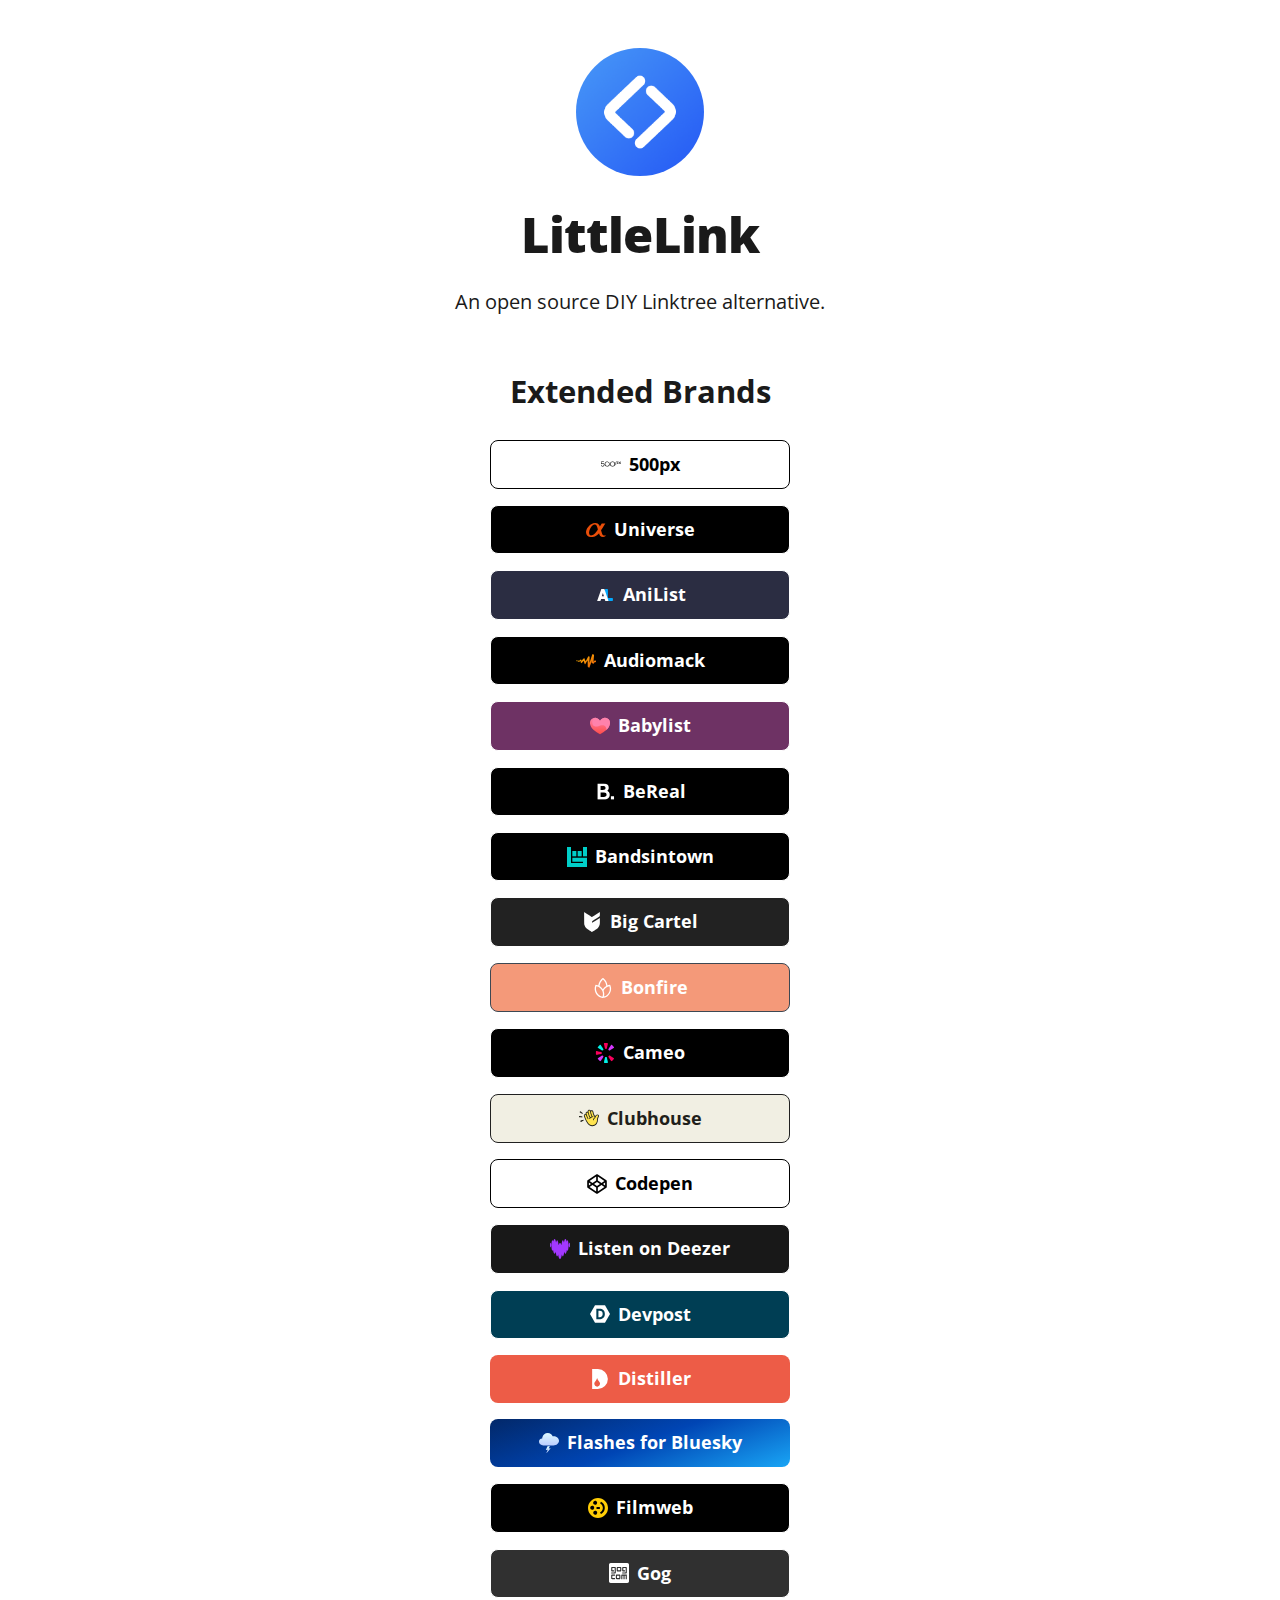
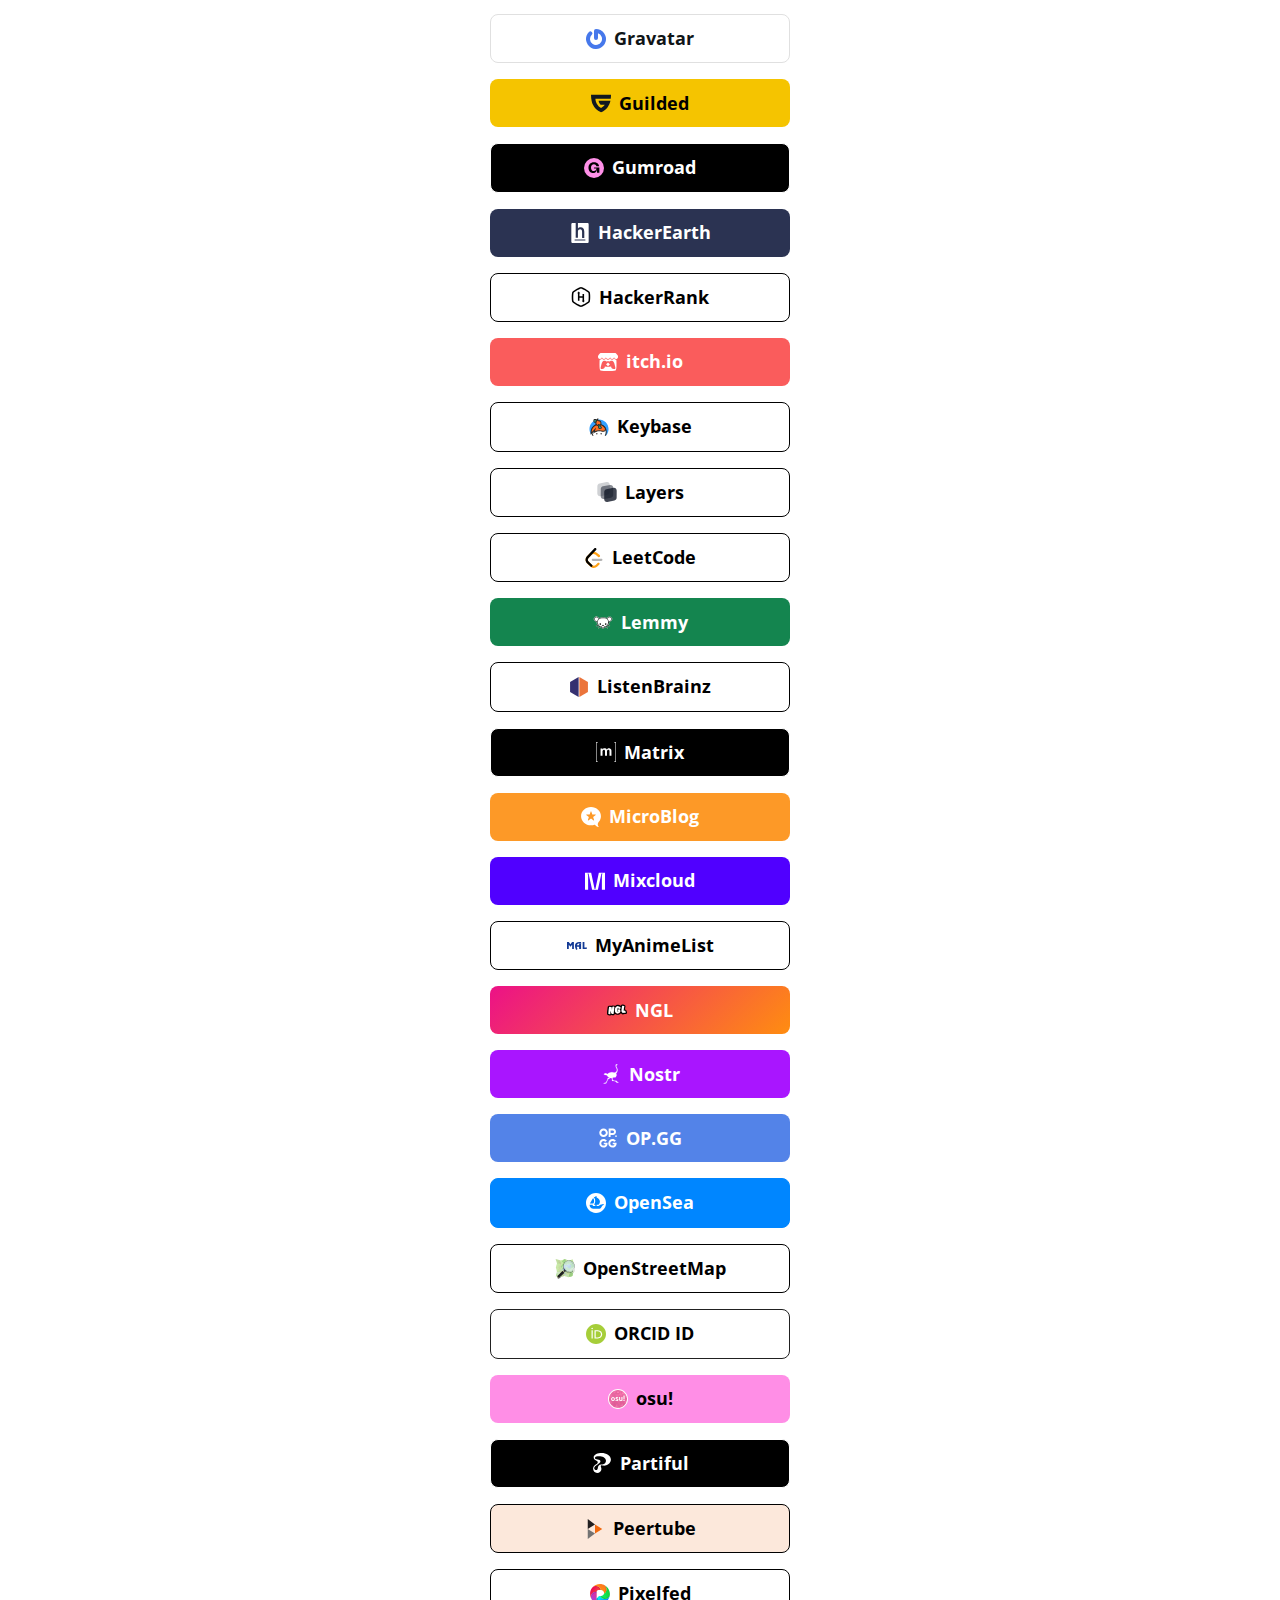
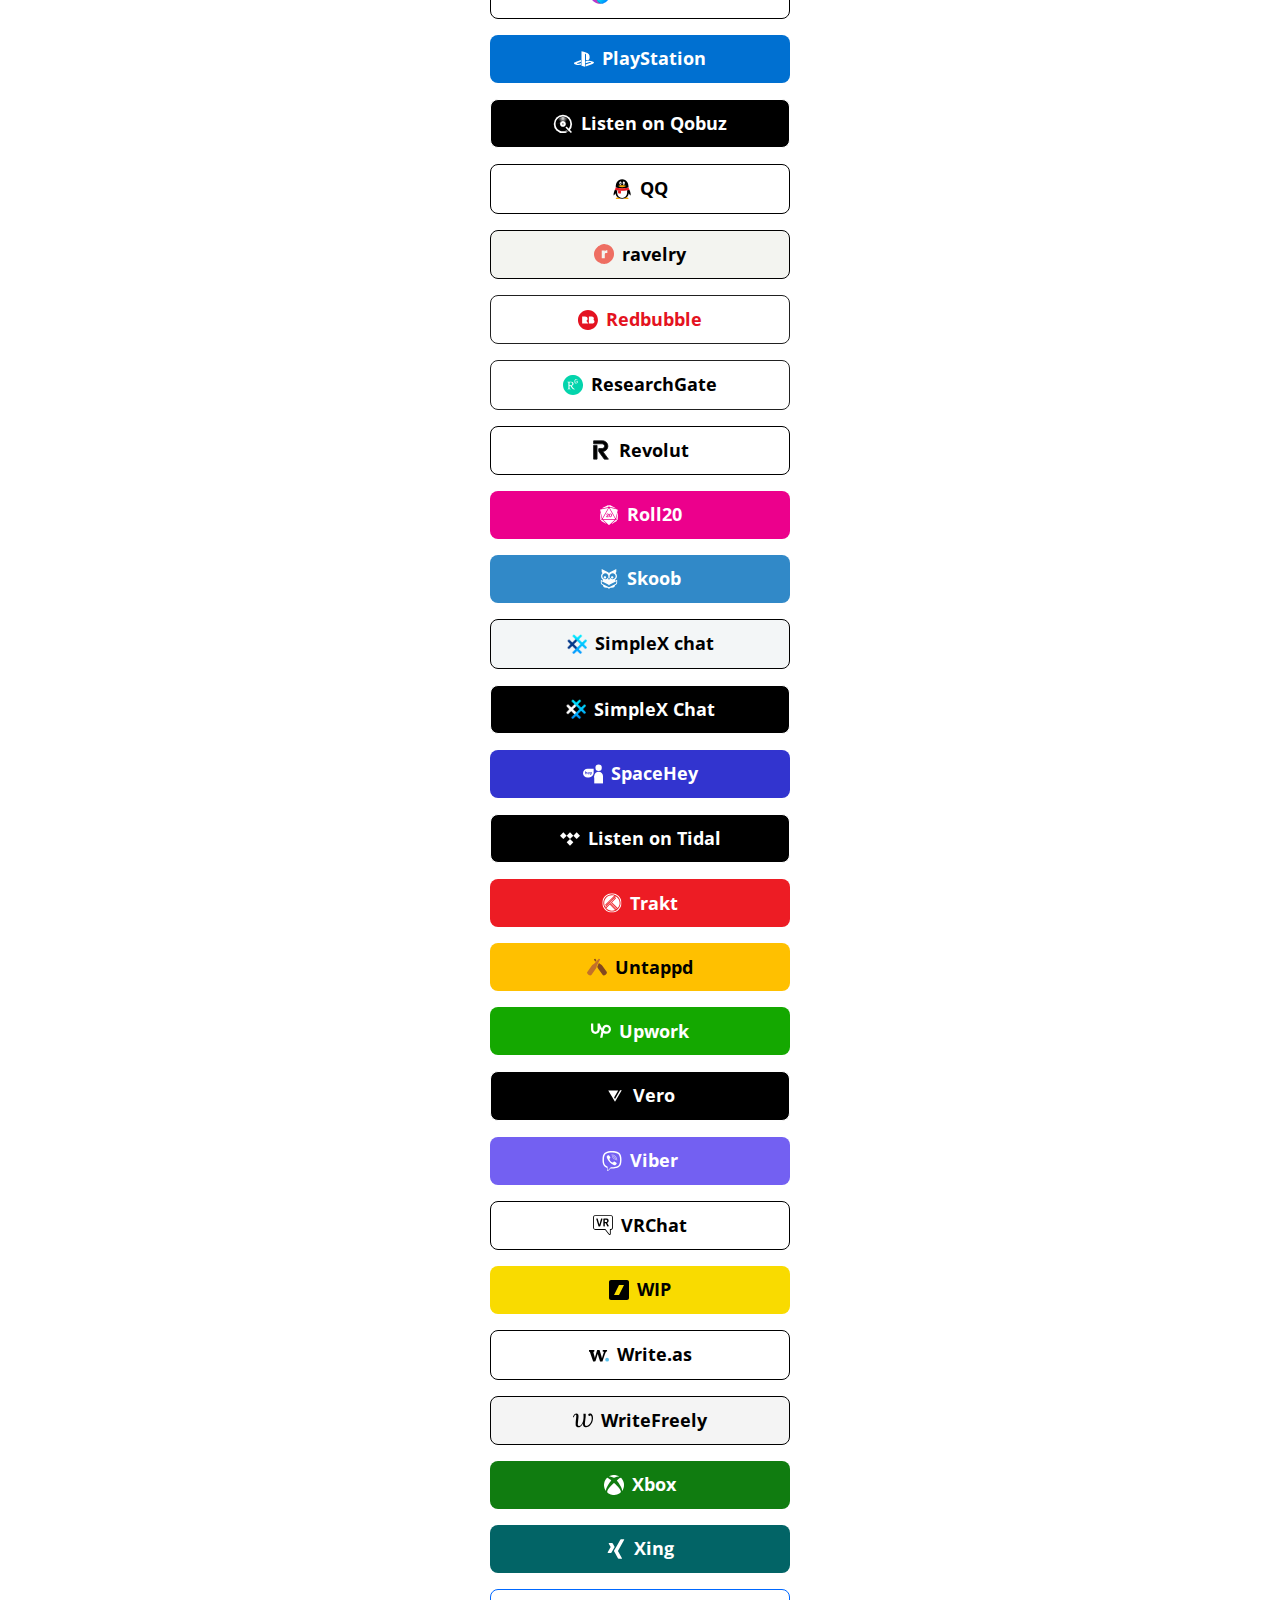
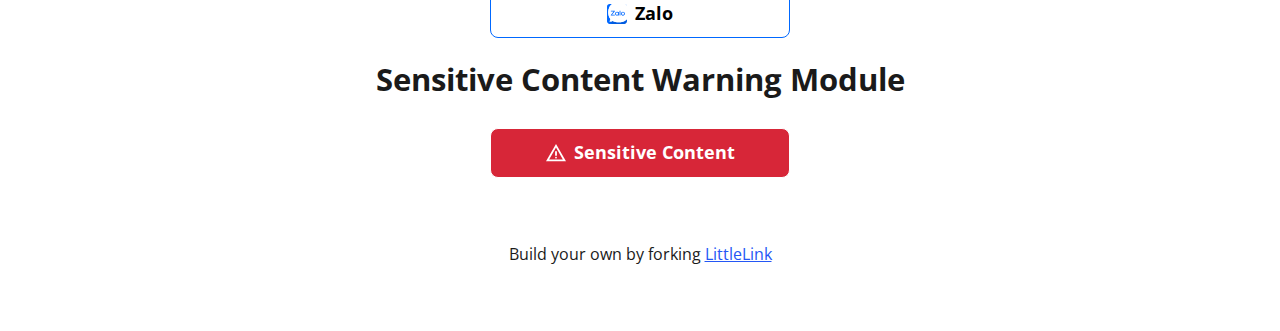
<file: littlelink-extended/preview.html>
<!DOCTYPE html>

<!-- 
  To change the theme, change the class on the html tag below to one of:
  - theme-auto: Automatically switches based on user's system preferences
  - theme-light: Forces light theme
  - theme-dark: Forces dark theme
-->

<html class="theme-auto" lang="en"> <!-- Update`class="theme-auto" with your preference -->

  <head>
    <meta charset="utf-8">
    <meta name="viewport" content="width=device-width, initial-scale=1">
        
    <!-- Page Title - Change this to your name/brand (50-60 characters recommended) -->
    <title>LittleLink Extended</title>
    <link rel="icon" type="image/x-icon" href="/images/avatar.png"> <!-- Update this with your own favicon -->
    
    <!-- Meta Description - Write a description (150-160 characters recommended) -->
    <meta name="description" content="Replace this with your own, this appears in search results and when sharing.">
    
    <!-- Keywords -->
    <meta name="keywords" content="your name, industry, and specialties">
    
    <!-- Canonical URL - Helps prevent duplicate content issues -->
    <meta rel="canonical" href="https://yourwebsite.com">
    
    <!-- Author Information -->
    <meta name="author" content="Your Name">
    
    <!-- Stylesheets -->
    <link rel="stylesheet" href="css/reset.css">
    <link rel="stylesheet" href="css/style.css">
    <link rel="stylesheet" href="css/brands-extended.css">
    
    <!-- Stylesheets / Sensitive Content Module -->
    <link rel="stylesheet" href="css/sensitive-content.css">

  </head>

<body>

    <div class="container">
        <div class="column">

            <!-- 
              By default, the Avatar is rounded. Use the following:
              - avatar--rounded: Automatically rounds the image
              - avatar--soft: Slightly rounds the image
              - avatar--none: Removes any rounding

              Be sure to replace the src with your own image path and update the alt text
            -->
            <img class="avatar avatar--rounded" src="images/avatar.png" srcset="images/avatar@2x.png 2x" alt="LittleLink">

            <!-- Replace with your name or brand -->
            <h1 tabindex="0">
              <div>LittleLink</div>
            </h1>

            <!-- Add a short description about yourself or your brand -->
            <p tabindex="0">An open source DIY Linktree alternative.</p>

            <!-- All your buttons go here -->
            <div class="button-stack" role="navigation">

              <h2>Extended Brands</h2>

              <!-- 500px -->
              <a class="button button-500px" href="#" target="_blank" rel="noopener" role="button"> <img class="icon" aria-hidden="true" aria-hidden="true" src="images/icons-extended/500px.svg" alt="500px Logo">500px</a>

              <!-- Alpha Universe (Sony) -->
              <a class="button button-alphauniverse" href="#" target="_blank" rel="noopener" role="button"><img class="icon" aria-hidden="true" src="images/icons-extended/sony-alpha.svg" alt="Alpha Universe Logo">Universe</a>

              <!-- AniList -->
              <a class="button button-anilist" href="#" target="_blank" rel="noopener" role="button"><img class="icon" aria-hidden="true" src="images/icons-extended/anilist.svg" alt="AniList Logo">AniList</a>

              <!-- Audiomack -->
              <a class="button button-audiomack" href="#" target="_blank" rel="noopener" role="button"><img class="icon" aria-hidden="true" src="images/icons-extended/audiomack.svg" alt="Audiomack Logo">Audiomack</a>

              <!-- Babylist -->
              <a class="button button-babylist" href="#" target="_blank" rel="noopener" role="button"><img class="icon" aria-hidden="true" src="images/icons-extended/babylist.svg" alt="Babylist Logo">Babylist</a>

              <!-- BeReal -->
              <a class="button button-bereal" href="#" target="_blank" rel="noopener" role="button"><img class="icon" aria-hidden="true" src="images/icons-extended/bereal.svg" alt="BeReal Logo">BeReal</a>

              <!-- Bandsintown -->
              <a class="button button-bandsintown" href="#" target="_blank" rel="noopener" role="button"><img class="icon" aria-hidden="true" src="images/icons-extended/bandsintown.svg" alt="Bandsintown Logo">Bandsintown</a>

              <!-- Big Cartel -->
              <a class="button button-bigcartel" href="#" target="_blank" rel="noopener" role="button"><img class="icon" aria-hidden="true" src="images/icons-extended/bigcartel.svg" alt="Big Cartel Logo">Big Cartel</a>

              <!-- Bonfire -->
              <a class="button button-bonfire" href="#" target="_blank" rel="noopener" role="button"><img class="icon" aria-hidden="true" src="images/icons-extended/bonfire.svg" alt="Bonfire Logo">Bonfire</a>

              <!-- Cameo -->
              <a class="button button-cameo" href="#" target="_blank" rel="noopener" role="button"><img class="icon" aria-hidden="true" src="images/icons-extended/cameo.svg" alt="Cameo Logo">Cameo</a>

              <!-- Clubhouse -->
              <a class="button button-clubhouse" href="#" target="_blank" rel="noopener" role="button"><img class="icon" aria-hidden="true" src="images/icons-extended/clubhouse.svg" alt="Clubhouse Logo">Clubhouse</a>

              <!-- Codepen -->
              <a class="button button-codepen" href="#" target="_blank" rel="noopener" role="button"><img class="icon" aria-hidden="true" src="images/icons-extended/codepen.svg" alt="Codepen Logo">Codepen</a>

              <!-- Deezer -->
              <a class="button button-deezer" href="#" target="_blank" rel="noopener" role="button"><img class="icon" aria-hidden="true" src="images/icons-extended/deezer.svg" alt="Deezer Logo">Listen on Deezer</a>

              <!-- Devpost -->
              <a class="button button-devpost" href="#" target="_blank" rel="noopener" role="button"><img class="icon icon-invert" src="images/icons-extended/devpost.svg" alt="Devpost Logo">Devpost</a>

              <!-- Distiller -->
              <a class="button button-dist" href="#" target="_blank" rel="noopener" role="button"><img class="icon" aria-hidden="true" src="images/icons-extended/distiller.svg" alt="Distiller Logo">Distiller</a>

              <!-- Flashes -->
              <a class="button button-flashes" href="#" target="_blank" rel="noopener" role="button"><img class="icon" aria-hidden="true" src="images/icons-extended/flashes.svg" alt="Flashes Logo">Flashes for Bluesky</a>

              <!-- Filmweb -->
              <a class="button button-filmweb" href="#" target="_blank" rel="noopener" role="button"><img class="icon" aria-hidden="true" src="images/icons-extended/filmweb.svg" alt="Filmweb Logo">Filmweb</a>

              <!-- Gog -->
              <a class="button button-gog" href="#" target="_blank" rel="noopener" role="button"><img class="icon" aria-hidden="true" src="images/icons-extended/gog.svg" alt="Gog.com Logo">Gog</a>

              <!-- Gravatar -->
              <a class="button button-gravatar" href="#" target="_blank" rel="noopener" role="button"><img class="icon" aria-hidden="true" src="images/icons-extended/gravatar.svg" alt="Gravatar Logo">Gravatar</a>

              <!-- Guilded -->
              <a class="button button-guilded" href="#" target="_blank" rel="noopener" role="button"><img class="icon" aria-hidden="true" src="images/icons-extended/guilded.svg" alt="Guilded Logo">Guilded</a>

              <!-- Gumroad -->
              <a class="button button-gumroad" href="#" target="_blank" rel="noopener" role="button"><img class="icon" aria-hidden="true" src="images/icons-extended/gumroad.svg" alt="Gumroad Logo">Gumroad</a>

              <!-- Hackerearth -->
              <a class="button button-hackerearth" href="#" target="_blank" rel="noopener" role="button"><img class="icon" aria-hidden="true" src="images/icons-extended/hackerearth.svg" alt="HackerEarth Logo">HackerEarth</a>

              <!-- Hackerrank -->
              <a class="button button-hackerrank" href="#" target="_blank" rel="noopener" role="button"><img class="icon" aria-hidden="true" src="images/icons-extended/hackerrank.svg" alt="HackerRank Logo">HackerRank</a>

              <!-- Itch.io -->
              <a class="button button-itchio" href="#" target="_blank" rel="noopener" role="button"><img class="icon" aria-hidden="true" src="images/icons-extended/itchio.svg" alt="itchio Logo">itch.io</a>

              <!-- Keybase -->
              <a class="button button-keybase" href="#" target="_blank" rel="noopener" role="button"><img class="icon" aria-hidden="true" src="images/icons-extended/keybase.svg" alt="Keybase Logo">Keybase</a>

              <!-- Layers -->
              <a class="button button-layers" href="#" target="_blank" rel="noopener" role="button"><img class="icon" aria-hidden="true" src="images/icons-extended/layers.svg" alt="Layers Logo">Layers</a>

              <!-- LeetCode -->
              <a class="button button-leetcode" href="#" target="_blank" rel="noopener" role="button"><img class="icon" aria-hidden="true" src="images/icons-extended/leetcode.svg" alt="LeetCode Logo">LeetCode</a><br>

              <!-- Lemmy -->
              <a class="button button-lemmy" href="#" target="_blank" rel="noopener" role="button"><img class="icon" aria-hidden="true" src="images/icons-extended/lemmy.svg" alt="Lemmy Logo">Lemmy</a>

              <!-- ListenBrainz -->
              <a class="button button-listenbrainz" href="#" target="_blank" rel="noopener" role="button"><img class="icon" aria-hidden="true" src="images/icons-extended/listenbrainz.svg" alt="ListenBrainz Logo">ListenBrainz</a>

              <!-- Matrix -->
              <a class="button button-matrix" href="#" target="_blank" rel="noopener" role="button"><img class="icon" aria-hidden="true" src="images/icons-extended/matrix.svg" alt="Matrix Logo">Matrix</a>

              <!-- MicroBlog -->
              <a class="button button-microblog" href="#" target="_blank" rel="noopener" role="button"><img class="icon" aria-hidden="true" src="images/icons-extended/microblog.svg" alt="MicroBlog Logo">MicroBlog</a>

              <!-- Mixcloud -->
              <a class="button button-mixcloud" href="#" target="_blank" rel="noopener" role="button"><img class="icon" aria-hidden="true" src="images/icons-extended/mixcloud.svg" alt="Mixcloud Logo">Mixcloud</a>

              <!-- MyAnimeList -->
              <a class="button button-myanimelist" href="#" target="_blank" rel="noopener" role="button"><img class="icon" aria-hidden="true" src="images/icons-extended/myanimelist.svg" alt="MyAnimeList Logo">MyAnimeList</a>
              
              <!-- NGL -->
              <a class="button button-ngl" href="#" target="_blank" rel="noopener"><img class="icon" aria-hidden="true" src="images/icons-extended/ngl.svg" alt="NGL Logo">NGL</a>
              
              <!-- Nostr -->
              <a class="button button-nostr" href="#" target="_blank" rel="noopener" role="button"><img class="icon" aria-hidden="true" src="images/icons-extended/nostr_logo_wht.svg" alt="ostrich">Nostr</a>
              
              <!-- OP.GG -->
              <a class="button button-opgg" href="#" target="_blank" rel="noopener" role="button"><img class="icon" aria-hidden="true" src="images/icons-extended/opgg.svg" alt="OP.GG Logo">OP.GG</a>

              <!-- OpenSea -->
              <a class="button button-opensea" href="#" target="_blank" rel="noopener" role="button"><img class="icon" aria-hidden="true" src="images/icons-extended/opensea.svg" alt="OpenSea Logo">OpenSea</a>

              <!-- OpenStreetMap -->
              <a class="button button-osm" href="#" target="_blank" rel="noopener" role="button"><img class="icon" aria-hidden="true" src="images/icons-extended/osm.svg" alt="OpenStreetMap Logo">OpenStreetMap</a>

              <!-- ORCID ID -->
              <a class="button button-orcid-id" href="#" target="_blank" rel="noopener" role="button"><img class="icon" aria-hidden="true" src="images/icons-extended/orcid-id.svg" alt="ORCID ID Logo">ORCID ID</a>

              <!-- osu! -->
              <a class="button button-osu" href="#" target="_blank" rel="noopener" role="button"><img class="icon" aria-hidden="true" src="images/icons-extended/osu.svg" alt="osu! Logo">osu!</a>

              <!-- Partiful -->
              <a class="button button-partiful" href="#" target="_blank" rel="noopener" role="button"><img class="icon" aria-hidden="true" src="images/icons-extended/partiful.svg" alt="Partiful Logo">Partiful</a>

              <!-- Peertube -->
              <a class="button button-peertube" href="#" target="_blank" rel="noopener" role="button"><img class="icon" aria-hidden="true" src="images/icons-extended/peertube.svg" alt="Peertube Logo">Peertube</a>
              
              <!-- Pixelfed -->
              <a class="button button-pixelfed" href="#" target="_blank" rel="noopener" role="button"><img class="icon" aria-hidden="true" src="images/icons-extended/pixelfed.svg" alt="Pixelfed Logo">Pixelfed</a>

              <!-- PlayStation -->
              <a class="button button-playstation" href="#" target="_blank" rel="noopener" role="button"><img class="icon" aria-hidden="true" src="images/icons-extended/playstation.svg" alt="PlayStation Logo">PlayStation</a>

              <!-- Qobuz -->
              <a class="button button-qobuz" href="#" target="_blank" rel="noopener" role="button"><img class="icon" aria-hidden="true" src="images/icons-extended/qobuz.svg" alt="Qobuz Logo">Listen on Qobuz</a>

              <!-- QQ -->
              <a class="button button-qq" href="#" target="_blank" rel="noopener" role="button"><img class="icon" aria-hidden="true" src="images/icons-extended/qq.svg" alt="QQ Logo">QQ</a>

              <!-- ravelry -->
              <a class="button button-ravelry" href="#" target="_blank" rel="noopener" role="button"><img class="icon" aria-hidden="true" src="images/icons-extended/ravelry.svg" alt="ravelry Logo">ravelry</a>
              
              <!-- Redbubble -->
              <a class="button button-redbubble" href="#" target="_blank" rel="noopener" role="button"><img class="icon" aria-hidden="true" src="images/icons-extended/redbubble.svg" alt="Redbubble Logo">Redbubble</a>

              <!-- ResearchGate -->
              <a class="button button-researchgate" href="#" target="_blank" rel="noopener" role="button"><img class="icon" aria-hidden="true" src="images/icons-extended/researchgate.svg" alt="ResearchGate Logo">ResearchGate</a>
             
              <!-- Revolut -->
              <a class="button button-revolut" href="" target="_blank" rel="noopener" role="button"><img class="icon" aria-hidden="true" src="images/icons-extended/revolut.svg" alt="Revolut Logo">Revolut</a>
              
              <!-- Roll20 -->
              <a class="button button-roll20" href="#" target="_blank" rel="noopener" role="button"><img class="icon" aria-hidden="true" src="images/icons-extended/roll20.svg" alt="Roll20 Logo">Roll20</a>

              <!-- Skoob -->
              <a class="button button-skoob" href="#" target="_blank" rel="noopener" role="button"><img class="icon" aria-hidden="true" src="images/icons-extended/skoob.svg" alt="Skoob logo">Skoob</a>
              
              <!-- SimpleX chat -->
              <a class="button button-simplex" href="#" target="_blank" rel="noopener" role="button"><img class="icon" aria-hidden="true" src="images/icons-extended/simplex.svg" alt="SimpleX Logo">SimpleX chat</a>

              <!-- SimpleX Chat Alt -->
              <a class="button button-simplex-alt" href="#" target="_blank" rel="noopener" role="button"><img class="icon" aria-hidden="true" src="images/icons-extended/simplex-alt.svg" alt="SimpleX Logo">SimpleX Chat</a>

              <!-- SpaceHey -->
              <a class="button button-spacehey" href="#" target="_blank" rel="noopener" role="button"><img class="icon" aria-hidden="true" src="images/icons-extended/spacehey.svg" alt="SpaceHey Logo">SpaceHey</a>

              <!-- Tidal -->
              <a class="button button-tidal" href="#" target="_blank" rel="noopener" role="button"><img class="icon" aria-hidden="true" src="images/icons-extended/tidal.svg" alt="Tidal Logo">Listen on Tidal</a>

              <!-- Trakt -->
              <a class="button button-trakt" href="#" target="_blank" rel="noopener" role="button"><img class="icon" aria-hidden="true" src="images/icons-extended/trakt.svg" alt="Trakt Logo">Trakt</a>

              <!-- Untappd -->
              <a class="button button-untappd" href="#" target="_blank" rel="noopener" role="button"><img class="icon" aria-hidden="true" src="images/icons-extended/untappd.svg" alt="Untappd Logo">Untappd</a>

              <!-- Upwork -->
              <a class="button button-upwork" href="#" target="_blank" rel="noopener" role="button"><img class="icon" aria-hidden="true" src="images/icons-extended/upwork.svg" alt="Upwork Logo">Upwork</a>

              <!-- Vero -->
              <a class="button button-vero" href="#" target="_blank" rel="noopener" role="button"><img class="icon" aria-hidden="true" src="images/icons-extended/vero.svg" alt="Vero Logo">Vero</a>

              <!-- Viber -->
              <a class="button button-viber" href="#" target="_blank" rel="noopener" role="button"><img class="icon" aria-hidden="true" src="images/icons-extended/viber.svg" alt="Viber Logo">Viber</a>

              <!-- VRChat -->
              <a class="button button-vrchat" href="#" target="_blank" rel="noopener" role="button"><img class="icon" aria-hidden="true" src="images/icons-extended/vrchat.svg" alt="VRChat Logo">VRChat</a>

              <!-- WIP -->
              <a class="button button-wip" href="#" target="_blank" rel="noopener" role="button"><img class="icon" aria-hidden="true" src="images/icons-extended/wip.svg" alt="WIP Logo">WIP</a>

              <!-- Write.as -->
              <a class="button button-writeas" href="#" target="_blank" rel="noopener" role="button"><img class="icon" aria-hidden="true" src="images/icons-extended/writeas.svg" alt="Write.as Logo">Write.as</a>

              <!-- Writefreely -->
              <a class="button button-writefreely" href="#" target="_blank" rel="noopener" role="button"><img class="icon" aria-hidden="true" src="images/icons-extended/writefreely.svg" alt="WriteFreely Logo">WriteFreely</a>

              <!-- Xbox -->
              <a class="button button-xbox" href="#" target="_blank" rel="noopener" role="button"><img class="icon" aria-hidden="true" src="images/icons-extended/xbox.svg" alt="Xbox Logo">Xbox</a>

              <!-- Xing -->
              <a class="button button-xing" href="#" target="_blank" rel="noopener" role="button"><img class="icon" aria-hidden="true" src="images/icons-extended/xing.svg" alt="Xing Logo">Xing</a>

              <!-- Zalo -->
              <a class="button button-zalo" href="#" target="_blank" rel="noopener" role="button"><img class="icon" aria-hidden="true" src="images/icons-extended/zalo.svg" alt="Zalo Logo">Zalo</a>

              <h2>Sensitive Content Warning Module</h2>

              <!-- Sensitive Content Module -->
              <div class="slide-container" data-continue-url="https://littlelink.io">
                <!-- Trigger Button -->
                <a class="button button-sensitive sensitive-trigger" href="javascript:void(0)">
                  <img class="icon" aria-hidden="true" src="images/icons-extended/generic-warning.svg" alt="Warning Icon">
                  Sensitive Content
                </a>

                <!-- The Slide-Down Panel -->
                <div class="sensitive-panel">
                  <div class="sensitive-panel__content">
                    <p>This link may contain content that is not appropriate for all audiences.</p>
                    <button class="button button-sensitive sensitive-continue">
                      Continue
                    </button>
                  </div>
                </div>
              </div>

      </div>
        
      <!-- Feel free to add your own footer information, including updating `privacy.html` to reflect how your LittleLink fork is set up -->
      <footer>
        Build your own by forking <a href="https://littlelink.io" target="_blank" rel="noopener">LittleLink</a>
      </footer>
    
    </div>
  </div>

  <!-- JS -->
  <script src="js/sensitive-content.js"></script>

</body>
</html>
</file>
<file: css/style.css>
/*
* LittleLink
* https://littlelink.io
* Free to use under the MIT license
* http://www.opensource.org/licenses/mit-license.php
*/

/* Base Typography Settings
–––––––––––––––––––––––––––––––––––––––––––––––––– */
:root {
	font-size:16px;
}

/* Grid
  –––––––––––––––––––––––––––––––––––––––––––––––––– */
  .container {
	position:relative;
	width:100%;
	max-width:37.5rem;     				/* 600px */
    text-align:center;
	margin:0 auto;
	padding:3rem 1.25rem 0 1.25rem;
	box-sizing:border-box;
}
.container-left {
	position:relative;
	width:100%;
	max-width:37.5rem;
	text-align:left;
	margin:0 auto;
	padding:0 1.25rem;
	box-sizing:border-box;
}
.container-left p {
	margin-bottom: 1rem;  				/* 16px space between paragraphs */
  }
.column {
	position:center;
	width:100%;
	float:center;
	box-sizing:border-box;
}
/* For devices larger than 400px */
  @media (min-width:25rem) {            /* 400px */
    .container {
	width:85%;
	padding-left:0;
	padding-right:0;
}
}/* For devices larger than 550px */
  @media (min-width:34.375rem) {        /* 550px */
    .container {
	width:80%;
}
.column,.columns {
	margin-left:0;
}
.column:first-child,.columns:first-child {
	margin-left:0;
}
}

/* Base Styles
  –––––––––––––––––––––––––––––––––––––––––––––––––– */
  body {
	margin:0;
	padding:0;
	background-color:#ffffff;
	color:#1a1a1a;
	font-family:"Open Sans",system-ui;
	font-size:1.125rem;     				/* 18px */
    font-weight:400;
	line-height:1.6;
}

/* Typography
  –––––––––––––––––––––––––––––––––––––––––––––––––– */
  h1 {
	margin:0 0 0.5rem 0;
	font-size:3rem;         		/* 48px */
    font-weight:800;
	line-height:1;
	letter-spacing:0;
	word-wrap:break-word;
	overflow-wrap:break-word;
	hyphens:auto;           		/* Delete this to remove automatic hyphen on line break */
}
.container p {
	margin:0 0 2rem 0;
}

/* Base Typography Settings
–––––––––––––––––––––––––––––––––––––––––––––––––– */
/* Base size - 16px browser default */
:root {
  font-size:16px;           /* Using a 1.25 modular scale for typography */
  --scale-0:1rem;           /* 16px */
  --scale-1:1.25rem;        /* 20px */
  --scale-2:1.563rem;       /* 25px */
  --scale-3:1.953rem;       /* 31px */
  --scale-4:2.441rem;       /* 39px */
  --scale-5:3.052rem;       /* 49px */

  /* Spacing units */
  --spacing-xs:0.5rem;      /* 8px */
  --spacing-s:1rem;         /* 16px */
  --spacing-m:1.5rem;       /* 24px */
  --spacing-l:2rem;         /* 32px */
  --spacing-xl:3rem;        /* 48px */
  --spacing-xxl:4rem;       /* 64px */
}

/* Avatar */
.avatar {
	width: 8rem;             /* 128px */
	height: 8rem;
	border-radius: 50%;
	object-fit: cover;
	background-position: center;
	margin-bottom: var(--spacing-l);
	margin-left: auto;
	margin-right: auto;
	display: block;
  }

/* Typography Scale */
h1 {
	margin:0 0 var(--spacing-m) 0;
	font-size:var(--scale-5);           /* ~49px */
  	font-weight:800;
	line-height:1.1;
	letter-spacing:-0.02em;
	word-wrap:break-word;
	overflow-wrap:break-word;
}
body {
	font-size:var(--scale-1);           /* 20px */
  	line-height:1.6;
}
.container p {
	margin:0 0 var(--spacing-xl) 0;
	font-size:var(--scale-1);
	line-height:1.6;
}

/* Container spacing */
.container {
	padding:var(--spacing-xl) var(--spacing-m) 0 var(--spacing-m);
	text-align:center;
}

/* Footer */
footer {
	margin:var(--spacing-xxl) 0;            /* 4rem (64px) top and bottom */
    font-size:var(--scale-0);
}

/* Responsive adjustments */
@media (max-width:34.375rem) {              /* 550px */
  h1 {
	font-size:var(--scale-4);
}
body {
	font-size:var(--scale-0);
}
.container p {
	font-size:var(--scale-0);
}
.avatar {
	margin-bottom:var(--spacing-m);
}
footer {
	margin:var(--spacing-xl) 0;         	/* 3rem (48px) top and bottom */
}
}

/* Links
  –––––––––––––––––––––––––––––––––––––––––––––––––– */
  a {
	color:#2457F5;
	text-decoration:underline;
}
a:hover {
	color:#083BDA;
}

/* Buttons
–––––––––––––––––––––––––––––––––––––––––––––––––– */
.button,button {
	display:inline-flex;
	align-items:center;
	justify-content:center;
	width:18.75rem;             	/* 300px */
 	min-height:3rem;                /* 48px */
  	padding:0.75rem 1rem;         	/* 12px ; 16px */
  	font-size:1.125rem;           	/* 18px */
  	font-weight:700;
	text-decoration:none;
	white-space:normal;
  	background-color:var(--button-background,transparent);
	color:var(--button-text,#000000);
	border:var(--button-border,none);
	border-radius:0.5rem;
	cursor:pointer;
	box-sizing:border-box;
	hyphens:auto;               	/* Delete this to remove automatic hyphen on line break */
  	margin-bottom:1rem;
	text-align:center;
	line-height:1.3;
}

/* Icons
–––––––––––––––––––––––––––––––––––––––––––––––––– */
.icon {
	width:1.25rem;
	height:1.25rem;
	margin-right:0.5rem;
	flex-shrink:0;
}

/* Avatar
  –––––––––––––––––––––––––––––––––––––––––––––––––– */
.avatar {
	width: 8rem;             /* 128px */
	height: 8rem;
	object-fit: cover;
	background-position: center;
	margin-bottom: var(--spacing-l);
  }

   /* Modifier for no avatar rounding */
   .avatar--none {
	border-radius: 0%;
  }

  /* Modifier for rounded avatar */
  .avatar--rounded {
	border-radius: 50%;
  }

  /* Modifier for slightly rounded corners */
  .avatar--soft {
	border-radius: 0.5rem;   /* 8px rounded corners */
  }

/* Theme System
  –––––––––––––––––––––––––––––––––––––––––––––––––– */
/* Light theme is default above */

/* Dark theme */
:root.theme-dark {
	color-scheme:dark;
}
:root.theme-dark :focus-visible {
	outline: 2px solid #4899F7;
	outline-offset: 2px;
  }
:root.theme-dark body {
	background-color:#121212;
	color:#ffffff;
}
:root.theme-dark a:not(.button) {
	color:#4899F7;
}
:root.theme-dark a:not(.button):hover {
	color:#7AB8FF;
}

/* Auto theme */
:root.theme-auto {
	color-scheme:light dark;
}
@media (prefers-color-scheme:dark) {
	:root.theme-auto body {
	background-color:#121212;
	color:#ffffff;
}
:root.theme-auto :focus-visible {
    outline: 2px solid #4899F7;
    outline-offset: 2px;
  }
:root.theme-auto a:not(.button) {
	color:#4899F7;
}
:root.theme-auto a:not(.button):hover {
	color:#7AB8FF;
}
}

/* Button Text Color Override
    –––––––––––––––––––––––––––––––––––––––––––––––––– */
    .button:hover,button:hover {
	color:var(--button-text);
}

/* Responsive Typography
  –––––––––––––––––––––––––––––––––––––––––––––––––– */
  @media (max-width:34.375rem) {            /* 550px */
    h1 {
	font-size:2rem;                         /* 32px */
	}
	body {
	font-size:1rem;                    		/* 16px */
	}
}

/* Privacy Page Styles
  –––––––––––––––––––––––––––––––––––––––––––––––––– */
nav {
	margin:var(--spacing-l) 0;
	text-align:left;
}
section {
	margin:var(--spacing-xl) 0;
	text-align:left;
}
h2 {
	font-size:var(--scale-3);
	font-weight:700;
	margin-bottom:var(--spacing-m);
}
h3 {
	font-size:var(--scale-2);
	font-weight:600;
	margin:var(--spacing-l) 0 var(--spacing-s) 0;
}
ul {
	list-style:none;
	padding:0;
	margin:0 0 var(--spacing-m) 0;
}
ul li {
	margin-bottom:var(--spacing-xs);
}

/* Privacy page specific responsive adjustments */
  @media (max-width:34.375rem) {
	h2 {
	font-size:var(--scale-2);
	}
	h3 {
	font-size:var(--scale-1);
	}
	section {
	margin:var(--spacing-l) 0;
	}
}

/* Font Face Definitions
  –––––––––––––––––––––––––––––––––––––––––––––––––– */
@font-face {
	font-display:swap;
	font-family:'Open Sans';
	font-style:normal;
	font-weight:400;
	src:url('../fonts/open-sans-v34-vietnamese_latin-ext_latin_hebrew_greek-ext_greek_cyrillic-ext_cyrillic-regular.eot');
	src:url('../fonts/open-sans-v34-vietnamese_latin-ext_latin_hebrew_greek-ext_greek_cyrillic-ext_cyrillic-regular.eot?#iefix') format('embedded-opentype'),url('../fonts/open-sans-v34-vietnamese_latin-ext_latin_hebrew_greek-ext_greek_cyrillic-ext_cyrillic-regular.woff2') format('woff2'),url('../fonts/open-sans-v34-vietnamese_latin-ext_latin_hebrew_greek-ext_greek_cyrillic-ext_cyrillic-regular.woff') format('woff'),url('../fonts/open-sans-v34-vietnamese_latin-ext_latin_hebrew_greek-ext_greek_cyrillic-ext_cyrillic-regular.ttf') format('truetype'),url('../fonts/open-sans-v34-vietnamese_latin-ext_latin_hebrew_greek-ext_greek_cyrillic-ext_cyrillic-regular.svg#OpenSans') format('svg');
}
@font-face {
	font-display:swap;
	font-family:'Open Sans';
	font-style:normal;
	font-weight:600;
	src:url('../fonts/open-sans-v34-vietnamese_latin-ext_latin_hebrew_greek-ext_greek_cyrillic-ext_cyrillic-600.eot');
	src:url('../fonts/open-sans-v34-vietnamese_latin-ext_latin_hebrew_greek-ext_greek_cyrillic-ext_cyrillic-600.eot?#iefix') format('embedded-opentype'),url('../fonts/open-sans-v34-vietnamese_latin-ext_latin_hebrew_greek-ext_greek_cyrillic-ext_cyrillic-600.woff2') format('woff2'),url('../fonts/open-sans-v34-vietnamese_latin-ext_latin_hebrew_greek-ext_greek_cyrillic-ext_cyrillic-600.woff') format('woff'),url('../fonts/open-sans-v34-vietnamese_latin-ext_latin_hebrew_greek-ext_greek_cyrillic-ext_cyrillic-600.ttf') format('truetype'),url('../fonts/open-sans-v34-vietnamese_latin-ext_latin_hebrew_greek-ext_greek_cyrillic-ext_cyrillic-600.svg#OpenSans') format('svg');
}
@font-face {
	font-display:swap;
	font-family:'Open Sans';
	font-style:normal;
	font-weight:700;
	src:url('../fonts/open-sans-v34-vietnamese_latin-ext_latin_hebrew_greek-ext_greek_cyrillic-ext_cyrillic-700.eot');
	src:url('../fonts/open-sans-v34-vietnamese_latin-ext_latin_hebrew_greek-ext_greek_cyrillic-ext_cyrillic-700.eot?#iefix') format('embedded-opentype'),url('../fonts/open-sans-v34-vietnamese_latin-ext_latin_hebrew_greek-ext_greek_cyrillic-ext_cyrillic-700.woff2') format('woff2'),url('../fonts/open-sans-v34-vietnamese_latin-ext_latin_hebrew_greek-ext_greek_cyrillic-ext_cyrillic-700.woff') format('woff'),url('../fonts/open-sans-v34-vietnamese_latin-ext_latin_hebrew_greek-ext_greek_cyrillic-ext_cyrillic-700.ttf') format('truetype'),url('../fonts/open-sans-v34-vietnamese_latin-ext_latin_hebrew_greek-ext_greek_cyrillic-ext_cyrillic-700.svg#OpenSans') format('svg');
}
@font-face {
	font-display:swap;
	font-family:'Open Sans';
	font-style:normal;
	font-weight:800;
	src:url('../fonts/open-sans-v34-vietnamese_latin-ext_latin_hebrew_greek-ext_greek_cyrillic-ext_cyrillic-800.eot');
	src:url('../fonts/open-sans-v34-vietnamese_latin-ext_latin_hebrew_greek-ext_greek_cyrillic-ext_cyrillic-800.eot?#iefix') format('embedded-opentype'),url('../fonts/open-sans-v34-vietnamese_latin-ext_latin_hebrew_greek-ext_greek_cyrillic-ext_cyrillic-800.woff2') format('woff2'),url('../fonts/open-sans-v34-vietnamese_latin-ext_latin_hebrew_greek-ext_greek_cyrillic-ext_cyrillic-800.woff') format('woff'),url('../fonts/open-sans-v34-vietnamese_latin-ext_latin_hebrew_greek-ext_greek_cyrillic-ext_cyrillic-800.ttf') format('truetype'),url('../fonts/open-sans-v34-vietnamese_latin-ext_latin_hebrew_greek-ext_greek_cyrillic-ext_cyrillic-800.svg#OpenSans') format('svg');
}
</file>
<file: css/brands.css>
/*
* LittleLink Button Styles
* https://littlelink.io
* Free to use under the MIT license
* http://www.opensource.org/licenses/mit-license.php
*/

/* Brand Button Base Styles
–––––––––––––––––––––––––––––––––––––––––––––––––– */
/* Only include brand-specific button styling here */
.button,button {
  color:var(--button-text,#000000);
  background-color:var(--button-background,transparent);
	border:var(--button-border,none);
	transition:filter 0.2s ease,transform 0.2s ease;
}

/* Global Button Hover Effect
–––––––––––––––––––––––––––––––––––––––––––––––––– */
.button:hover,button:hover {
	filter:brightness(90%);
	transform:translateY(-1px);
}

/* Button Icons
–––––––––––––––––––––––––––––––––––––––––––––––––– */
.icon {
	filter:var(--icon-filter,none);
}

/* Brand-Specific Styles
–––––––––––––––––––––––––––––––––––––––––––––––––– */

/* Default */
.button.button-default {
	--button-text:#ffffff;
	--button-background:#2457F5;
	--button-border:1px solid #ffffff;
}

/* Amazon */
.button-amazon {
	--button-text:#000000;
	--button-background:#FFFFFF;
	--button-border:1px solid #212121;
}

/* Amazon Music */
.button-amazon-music {
	--button-text:#000000;
	--button-background:#25D1DA;
}

/* Apple App Store */
.button-appstore {
	--button-text:#FFFFFF;
	--button-background:#000000;
	--button-border:1px solid #FFFFFF;
}

/* Apple Invites */
.button-invites {
	--button-text:#FFFFFF;
	--button-background:#000000;
	--button-border:1px solid #FFFFFF;
}

/* Apple Music */
.button-apple-music {
	--button-text:#ffffff;
	--button-background:#000000;
	--button-border:1px solid #FFFFFF;
}

/* Apple Music Alt */
.button-apple-music-alt {
	--button-text:#ffffff;
	background-image:linear-gradient(to bottom,#FB5C74,#FA233B);
}

/* Apple Podcasts */
.button-apple-podcasts {
	--button-text:#ffffff;
	--button-background:#000000;
	--button-border:1px solid #FFFFFF;
}

/* Apple Podcasts Alt */
.button-apple-podcasts-alt {
	--button-text:#ffffff;
	background-image:linear-gradient(to bottom,#F452FF,#832BC1);
}

/* Bandcamp */
.button-bandcamp {
	--button-text:#ffffff;
	--button-background:#1d9fc3;
}

/* Behance */
.button-behance {
	--button-text:#ffffff;
	--button-background:#0057FF;
  --button-border:1px solid #FFFFFF;
}

/* Bluesky */
.button-bluesky {
	--button-text:#FFFFFF;
	--button-background:#1185FE;
}

/* Bluesky Alt */
.button-bluesky-alt {
	--button-text:#000000;
	--button-background:#FFFFFF;
	--button-border:1px solid #000000;
}

/* Buy Me a Coffee */
.button-coffee {
	--button-text:#000000;
	--button-background:#ffdd00;
}

/* Cal.com */
.button-cal {
	--button-text:#FFFFFF;
	--button-background:#292929;
	--button-border:1px solid #FFFFFF;
}

/* Calendly */
.button-calendly {
	--button-text:#FFFFFF;
	--button-background:#006BFF;
}

/* Cash App */
.button-cash-app {
	--button-text:#ffffff;
	background-image:linear-gradient(to bottom,#00d64b,#00c244);
}

/* dev.to */
.button-dev-to {
	--button-text:#000000;
	--button-background:#f5f5f5;
	--button-border:1px solid #212121;
}

/* Discogs */
.button-discogs {
	--button-text:#000000;
	--button-background:#FFFFFF;
	--button-border:1px solid #000000;
}

/* Discogs Alt */
.button-discogs-alt {
	--button-text:#FFFFFF;
	--button-background:#000000;
	--button-border:1px solid #FFFFFF;
}

/* Discord */
.button-discord {
	--button-text:#ffffff;
	--button-background:#5865F2;
}

/* Dribbble */
.button-dribbble {
	--button-text:#000000;
	--button-background:#FFFFFF;
	--button-border:1px solid #212121;
}

/* Etsy */
.button-etsy {
	--button-text:#ffffff;
	--button-background:#F45800;
}

/* Facebook */
.button-faceb {
	--button-text:#ffffff;
	--button-background:#0866FF;
}

/* Facebook Messenger */
.button-messenger {
	--button-text:#ffffff;
	--button-background:#0866FF;
}

/* Figma */
.button-figma {
	--button-text:#ffffff;
	--button-background:#000000;
	--button-border:1px solid #FFFFFF;
}

/* Fiverr */
.button-fiverr {
	--button-text:#ffffff;
	--button-background:#1DBF73;
}

/* Flickr */
.button-flickr {
	--button-text:#ffffff;
	--button-background:#000000;
	--button-border:1px solid #FFFFFF;
}

/* GitHub */
.button-github {
	--button-text:#ffffff;
	--button-background:#000000;
	--button-border:1px solid #FFFFFF;
}

/* GitLab */
.button-gitlab {
	--button-text:#ffffff;
	--button-background:#6151b2;
}

/* GoFundMe */
.button-gofundme {
	--button-text:#ffffff;
	--button-background:#02A95C;
}

/* Goodreads */
.button-goodreads {
	--button-text:#333333;
	--button-background:#f3f1e6;
	--button-border:1px solid #212121;
}

/* Google Black */
.button-google-black {
	--button-text:#FFFFFF;
	--button-background:#000000;
	--button-border:1px solid #FFFFFF;
}

/* Google Play Store */
.button-playstore {
	--button-text:#FFFFFF;
	--button-background:#000000;
	--button-border:1px solid #FFFFFF;
}

/* Google Scholar */
.button-google-scholar {
	--button-text:#000000;
	--button-background:#FFFFFF;
	--button-border:1px solid #212121;
}

/* Hashnode */
.button-hashnode {
	--button-text:#000000;
	--button-background:#ffffff;
	--button-border:1px solid #212121;
}

/* Instagram */
.button-instagram {
	--button-text:#ffffff;
	background-image:linear-gradient(-135deg,#1400c8,#b900b4,#f50000);
}

/* Kick */
.button-kick {
	--button-text:#ffffff;
	--button-background:#000000;
	--button-border:1px solid #ffffff;
}

/* Kick Alt */
.button-kick-alt {
	--button-text:#000000;
	--button-background:#01e701;
}

/* Kickstarter */
.button-kickstarter {
	--button-text:#ffffff;
	--button-background:#05ce78;
}

/* Kit */
.button-kit {
	--button-text:#ffffff;
	--button-background:#000000;
	--button-border:1px solid #FFFFFF;
}

/* Ko-fi */
.button-ko-fi {
	--button-text:#ffffff;
	--button-background:#000000;
  --button-border:1px solid #FFFFFF;
}

/* Last.fm */
.button-last-fm {
	--button-text:#ffffff;
	--button-background:#D51007;
}

/* Letterboxd */
.button-letterboxd {
	--button-text:#ffffff;
	--button-background:#2c3440;
	--button-border:1px solid #FFFFFF;
}

/* Line */
.button-line {
	--button-text:#FFFFFF;
	--button-background:#06C755;
}

/* LinkedIn */
.button-linked {
	--button-text:#ffffff;
	--button-background:#2867b2;
}

/* Mailchimp */
.button-mailchimp {
	--button-text:#000000;
	--button-background:#FFE01B;
}

/* Mastodon */
.button-mastodon {
	--button-text:#ffffff;
	--button-background:#17063B;
	--button-border:1px solid #FFFFFF;
}

/* Matrix */
.button-matrix {
	--button-text:#000000;
	--button-background:#ffffff;
	--button-border:1px solid #000000;
}

/* Meetup */
.button-meetup {
	--button-text:#000000;
	--button-background:#ffffff;
	--button-border:1px solid #000000;
}

/* Meetup Alt */
.button-meetup-alt {
	--button-text:#ffffff;
	--button-background:#ED1C40;
}

/* Medium */
.button-medium {
	--button-text:#ffffff;
	--button-background:#000000;
	--button-border:1px solid #FFFFFF;
}

/* Microsoft */
.button-microsoft {
	--button-text:#ffffff;
	--button-background:#000000;
	--button-border:1px solid #FFFFFF;
}

/* Notion */
.button-notion {
	--button-text:#000000;
	--button-background:#ffffff;
	--button-border:1px solid #212121;
}

/* Obsidian */
.button.button-obsidian {
	--button-text:#ffffff;
	--button-background:#262626;
	--button-border:1px solid #ffffff;
}

/* OnlyFans */
.button-onlyfans {
	--button-text:#ffffff;
	--button-background:#00AEEF;
}

/* Patreon */
.button-patreon {
	--button-text:#ffffff;
	--button-background:#000000;
	--button-border:1px solid #FFFFFF;
}

/* PayPal */
.button-paypal {
	--button-text:#ffffff;
	--button-background:#002991;
  --button-border:1px solid #FFFFFF;
}

/* Pinterest */
.button-pinterest {
	--button-text:#000000;
	--button-background:#ffffff;
	--button-border:1px solid #212121;
}

/* Product Hunt */
.button-product-hunt {
	--button-text:#000000;
	--button-background:#ffffff;
	--button-border:1px solid #212121;
}

/* Reddit */
.button-reddit {
	--button-text:#FFFFFF;
	--button-background:#FF4500;
}

/* Shop */
.button-shop {
	--button-text:#ffffff;
	--button-background:#5A31F4;
}

/* Signal */
.button-signal {
	--button-text:#ffffff;
	--button-background:#3B45FD;
}

/* Signal Alt */
.button-signal-alt {
	--button-text:#3B45FD;
	--button-background:#E3E8FE;
	--button-border:1px solid #000000;
}

/* Slack */
.button-slack {
	--button-text:#000000;
	--button-background:#FFFFFF;
	--button-border:1px solid #212121;
}

/* Snapchat */
.button-snapchat {
	--button-text:#000000;
	--button-background:#fffc00;
}

/* SoundCloud */
.button-soundcloud {
	--button-text:#ffffff;
	--button-background:#ff5500;
}

/* Spotify */
.button-spotify {
	--button-text:#191414;
	--button-background:#1db954;
}

/* Spotify Alt */
.button-spotify-alt {
	--button-text:#FFFFFF;
	--button-background:#191414;
	--button-border:1px solid #FFFFFF;
}

/* Square */
.button-square {
	--button-text:#FFFFFF;
	--button-background:#006AFF;
}

/* Stack Overflow */
.button-stack-overflow {
	--button-text:#000000;
	--button-background:#FFFFFF;
	--button-border:1px solid #000000;
}

/* Steam */
.button-steam {
	--button-text:#ffffff;
	background-image:linear-gradient(90deg,#08BBFF,#2B75FF);
}

/* Steam Alt */
.button-steam-alt {
	--button-text:#ffffff;
	background-image:linear-gradient(90deg,#09172a,#072a57,#0c5085);
	--button-border:1px solid #FFFFFF;
}

/* Strava */
.button-strava {
	--button-text:#ffffff;
	--button-background:#fc5200;
}

/* Substack */
.button-substack {
	--button-text:#ffffff;
	--button-background:#FF6719;
}

/* Telegram */
.button-telegram {
	--button-text:#ffffff;
	--button-background:#3faee8;
}

/* Threads */
.button-threads {
	--button-text:#FFFFFF;
	--button-background:#000000;
	--button-border:1px solid #FFFFFF;
}

/* Threema */
.button-threema {
	--button-text:#000000;
	--button-background:#3fe669;
}

/* TikTok */
.button-tiktok {
	--button-text:#ffffff;
	--button-background:#000000;
	--button-border:1px solid #FFFFFF;
}

/* Trello */
.button-trello {
	--button-text:#ffffff;
	--button-background:#0065ff;
}

/* Tumblr */
.button-tumb {
	--button-text:#ffffff;
	--button-background:#131313;
	--button-border:1px solid #FFFFFF;
}

/* Twitch */
.button-twitch {
	--button-text:#ffffff;
	--button-background:#9146ff;
}

/* Unsplash */
.button-unsplash {
	--button-text:#000000;
	--button-background:#ffffff;
	--button-border:1px solid #212121;
}

/* Venmo */
.button-venmo {
	--button-text:#ffffff;
	--button-background:#008CFF;
}

/* Vimeo */
.button-vimeo {
	--button-text:#ffffff;
	--button-background:#1ab7ea;
}

/* VSCO */
.button-vsco {
	--button-text:#FFFFFF;
	--button-background:#000000;
	--button-border:1px solid #FFFFFF;
}

/* WhatsApp */
.button-whatsapp {
	--button-text:#ffffff;
	--button-background:#455a64;
}

/* WordPress */
.button-wordpress {
	--button-text:#ffffff;
	--button-background:#3858E9;
}

/* X */
.button-x {
	--button-text:#FFFFFF;
	--button-background:#000000;
	--button-border:1px solid #FFFFFF;
}

/* YouTube */
.button-yt {
	--button-text:#ffffff;
	--button-background:#282828;
	--button-border:1px solid #FFFFFF;
}

/* YouTube Alt */
.button-yt-alt {
	--button-text:#ffffff;
	--button-background:#FF0000;
}

/* Zoom */
.button-zoom {
	--button-text:#ffffff;
	--button-background:#0B5CFF;
  --button-border:1px solid #FFFFFF;
}
</file>
<file: littlelink-button-builder/styles.css>
/* Theme System */
:root.theme-light {
    --bg-color: #fafafa;
    --text-color: #1a1a1a;
    --card-bg: white;
    --preview-bg: #ffffff;
    --border-color: #e2e8f0;
    --input-border: #e2e8f0;
    --theme-contrast-bg: #ffffff;
}

:root.theme-dark {
    --bg-color: #121212;
    --text-color: #ffffff;
    --card-bg: #1e1e1e;
    --preview-bg: #121212;
    --border-color: #2d3748;
    --input-border: #2d3748;
    --theme-contrast-bg: #121212;
}

/* Base Styles */
* {
    box-sizing: border-box;
    margin: 0;
    padding: 0;
    font-family: "Open Sans", system-ui;
}

body {
    padding: 2rem;
    background-color: var(--bg-color);
    color: var(--text-color);
    font-size: 1.125rem;
    font-weight: 400;
    line-height: 1.6;
}

/* Layout */
.container {
    max-width: 1000px;
    margin: 0 auto;
    display: grid;
    grid-template-columns: 1fr;
    gap: 1.5rem;
}

@media (min-width: 768px) {
    .container {
        grid-template-columns: 1fr 1fr;
    }
}

/* Card Components */
.card {
    background: var(--card-bg);
    border-radius: 8px;
    padding: 1.5rem;
    box-shadow: 0 2px 4px rgba(0,0,0,0.1);
}

.card-title {
    font-size: 1.25rem;
    font-weight: 800;
    margin-bottom: 1rem;
}

/* Preview Area */
.preview-area {
    min-height: 200px;
    background-color: var(--preview-bg);
    border-radius: 8px;
    display: flex;
    align-items: center;
    justify-content: center;
    padding: 1rem;
    border: 1px solid var(--border-color);
}

/* Form Elements */
.form-group {
    margin-bottom: 1rem;
    width: 100%;
    display: block;
}

.form-group label {
    display: block;
    font-size: 0.875rem;
    font-weight: 600;
    margin-bottom: 0.5rem;
}

input[type="text"],
input[type="color"],
input[type="url"],
.text-input {
    display: block;
    width: 100%;
    min-width: 0;
    flex: 1;
    padding: 0.75rem;
    border: 1px solid var(--input-border);
    border-radius: 6px;
    font-size: 0.875rem;
    font-family: "Open Sans", system-ui;
    background: var(--card-bg);
    color: var(--text-color);
    box-sizing: border-box;
}

input[type="url"] {
    width: 100% !important;
    max-width: 100%;
    min-width: none;
}

.color-input-group {
    display: flex;
    gap: 1rem;
    align-items: center;
    width: 100%;
}

.color-input-group input[type="color"] {
    width: 50px;
    min-width: 50px;
    padding: 0;
    height: 40px;
}

/* Theme Toggle */
.theme-section {
    display: flex;
    align-items: center;
    gap: 1rem;
    margin-bottom: 1.5rem;
    padding-bottom: 1.5rem;
    border-bottom: 1px solid var(--border-color);
}

.theme-toggle {
    display: inline-flex;
    align-items: center;
    gap: 0.5rem;
    background: var(--card-bg);
    color: var(--text-color);
    padding: 0.75rem 1rem;
    border: 1px solid var(--border-color);
    border-radius: 6px;
    cursor: pointer;
    font-family: "Open Sans", system-ui;
    font-weight: 600;
    font-size: 0.875rem;
    transition: all 0.2s ease;
}

.theme-toggle:hover {
    background: var(--bg-color);
    border-color: var(--text-color);
}

.theme-toggle svg {
    width: 16px;
    height: 16px;
    transition: transform 0.2s ease;
}

.theme-toggle:hover svg {
    transform: rotate(15deg);
}

/* Stroke Select Styling */
.stroke-select {
    width: 100%;
    padding: 0.75rem;
    border-radius: 6px;
    border: 1px solid var(--input-border);
    background: var(--card-bg);
    color: var(--text-color);
    font-family: "Open Sans", system-ui;
    font-size: 0.875rem;
    appearance: none;
    background-image: url("data:image/svg+xml;charset=US-ASCII,%3Csvg%20xmlns%3D%22http%3A%2F%2Fwww.w3.org%2F2000%2Fsvg%22%20width%3D%22292.4%22%20height%3D%22292.4%22%3E%3Cpath%20fill%3D%22%23999%22%20d%3D%22M287%2069.4a17.6%2017.6%200%200%200-13-5.4H18.4c-5%200-9.3%201.8-12.9%205.4A17.6%2017.6%200%200%200%200%2082.2c0%205%201.8%209.3%205.4%2012.9l128%20127.9c3.6%203.6%207.8%205.4%2012.8%205.4s9.2-1.8%2012.8-5.4L287%2095c3.5-3.5%205.4-7.8%205.4-12.8%200-5-1.9-9.2-5.4-12.8z%22%2F%3E%3C%2Fsvg%3E");
    background-repeat: no-repeat;
    background-position: right 0.75rem center;
    background-size: 0.75rem auto;
    cursor: pointer;
}

.stroke-select:focus {
    outline: none;
    border-color: #2457F5;
}

.stroke-select:disabled {
    opacity: 0.5;
    cursor: not-allowed;
}

/* Contrast Checker */
.contrast-checker {
    margin-top: 1rem;
    padding: 1rem;
    border-radius: 6px;
    background: var(--card-bg);
    border: 1px solid var(--border-color);
}

.contrast-item {
    display: flex;
    align-items: center;
    gap: 0.5rem;
    margin-bottom: 0.5rem;
    font-size: 0.875rem;
}

.contrast-score {
    display: inline-flex;
    align-items: center;
    justify-content: center;
    width: 3rem;
    height: 1.5rem;
    border-radius: 4px;
    font-weight: 600;
    font-size: 0.875rem;
    margin-left: auto;
}

.contrast-suggestion {
    font-size: 0.75rem;
    color: var(--text-color);
    opacity: 0.8;
    margin-top: 0.25rem;
    font-style: italic;
}

.contrast-pass {
    background: #10B981;
    color: white;
}

.contrast-warn {
    background: #F59E0B;
    color: white;
}

.contrast-fail {
    background: #EF4444;
    color: white;
}

.contrast-swatch {
    width: 1rem;
    height: 1rem;
    border-radius: 4px;
    border: 1px solid var(--border-color);
    flex-shrink: 0;
}

/* Code Display */
.code-container {
    margin-top: 1rem;
}

.code-output {
    background: #1a1a1a;
    color: #fff;
    padding: 1rem;
    border-radius: 6px;
    font-family: monospace;
    white-space: pre-wrap;
    max-height: 200px;
    overflow-y: auto;
    line-height: 1.5;
}

.code-tabs {
    display: flex;
    gap: 0.5rem;
    margin-bottom: 0.5rem;
}

.code-tab {
    padding: 0.5rem 1rem;
    background: var(--bg-color);
    border: none;
    border-radius: 4px;
    cursor: pointer;
    font-family: "Open Sans", system-ui;
    font-weight: 600;
    color: var(--text-color);
}

.code-tab.active {
    background: #2457F5;
    color: white;
}

/* File Upload */
#file-upload-label {
    display: inline-block;
    width: 100%;
    padding: 0.75rem 1rem;
    background: #4a5568;
    color: white;
    border-radius: 6px;
    cursor: pointer;
    font-weight: 600;
    text-align: center;
}

#file-upload-label:hover {
    background: #2d3748;
}

#file-upload {
    display: none;
}

/* Copy Button and Reminder */
.reminder-text {
    margin: 1rem 0;
    font-size: 0.875rem;
    color: var(--text-color);
    opacity: 0.8;
}

.copy-button {
    display: inline-block;
    width: 100%;
    padding: 0.75rem 1rem;
    font-size: .90rem;
    background: #4a5568;
    color: white;
    border-radius: 6px;
    cursor: pointer;
    font-weight: 600;
    text-align: center;
    font-family: "Open Sans", system-ui;
}

.copy-button:hover {
    background: #2d3748;
}

/* Extra Styles */

/* Theme-specific link colors */
:root.theme-dark p a {
    color: #4899F7;
}

:root.theme-dark p a:hover {
    color: #7AB8FF; 
}

:root.theme-light p a {
    color: #2457F5; 
}

:root.theme-light p a:hover {
    color: #083BDA;
}


/* LittleLink Button Preview Styles */
.button {
    display: inline-flex;
    align-items: center;
    justify-content: center;
    width: 18.75rem;
    min-height: 3rem;
    padding: 0.75rem 1rem;
    font-size: 1.125rem;
    font-weight: 700;
    text-decoration: none;
    border-radius: 0.5rem;
    cursor: pointer;
    margin-bottom: 1rem;
    font-family: "Open Sans", system-ui;
    text-align: center;
    line-height: 1.3;
}

.button:hover {
    filter: brightness(90%);
    transform: translateY(-1px);
}

.icon {
    width: 1.25rem;
    height: 1.25rem;
    margin-right: 0.5rem;
    flex-shrink: 0;
}
</file>
<file: littlelink-extended/css/style.css>
/*
* LittleLink
* https://littlelink.io
* Free to use under the MIT license
* http://www.opensource.org/licenses/mit-license.php
*/

/* Base Typography Settings
–––––––––––––––––––––––––––––––––––––––––––––––––– */
:root {
	font-size:16px;
}

/* Grid
  –––––––––––––––––––––––––––––––––––––––––––––––––– */
  .container {
	position:relative;
	width:100%;
	max-width:37.5rem;     				/* 600px */
    text-align:center;
	margin:0 auto;
	padding:3rem 1.25rem 0 1.25rem;
	box-sizing:border-box;
}
.container-left {
	position:relative;
	width:100%;
	max-width:37.5rem;
	text-align:left;
	margin:0 auto;
	padding:0 1.25rem;
	box-sizing:border-box;
}
.container-left p {
	margin-bottom: 1rem;  				/* 16px space between paragraphs */
  }
.column {
	position:center;
	width:100%;
	float:center;
	box-sizing:border-box;
}
/* For devices larger than 400px */
  @media (min-width:25rem) {            /* 400px */
    .container {
	width:85%;
	padding-left:0;
	padding-right:0;
}
}/* For devices larger than 550px */
  @media (min-width:34.375rem) {        /* 550px */
    .container {
	width:80%;
}
.column,.columns {
	margin-left:0;
}
.column:first-child,.columns:first-child {
	margin-left:0;
}
}

/* Base Styles
  –––––––––––––––––––––––––––––––––––––––––––––––––– */
  body {
	margin:0;
	padding:0;
	background-color:#ffffff;
	color:#1a1a1a;
	font-family:"Open Sans",system-ui;
	font-size:1.125rem;     				/* 18px */
    font-weight:400;
	line-height:1.6;
}

/* Typography
  –––––––––––––––––––––––––––––––––––––––––––––––––– */
  h1 {
	margin:0 0 0.5rem 0;
	font-size:3rem;         		/* 48px */
    font-weight:800;
	line-height:1;
	letter-spacing:0;
	word-wrap:break-word;
	overflow-wrap:break-word;
	hyphens:auto;           		/* Delete this to remove automatic hyphen on line break */
}
.container p {
	margin:0 0 2rem 0;
}

/* Base Typography Settings
–––––––––––––––––––––––––––––––––––––––––––––––––– */
/* Base size - 16px browser default */
:root {
  font-size:16px;           /* Using a 1.25 modular scale for typography */
  --scale-0:1rem;           /* 16px */
  --scale-1:1.25rem;        /* 20px */
  --scale-2:1.563rem;       /* 25px */
  --scale-3:1.953rem;       /* 31px */
  --scale-4:2.441rem;       /* 39px */
  --scale-5:3.052rem;       /* 49px */
  
  /* Spacing units */
  --spacing-xs:0.5rem;      /* 8px */
  --spacing-s:1rem;         /* 16px */
  --spacing-m:1.5rem;       /* 24px */
  --spacing-l:2rem;         /* 32px */
  --spacing-xl:3rem;        /* 48px */
  --spacing-xxl:4rem;       /* 64px */
}

/* Avatar */
.avatar {
	width: 8rem;             /* 128px */
	height: 8rem;
	border-radius: 50%;
	object-fit: cover;
	background-position: center;
	margin-bottom: var(--spacing-l);
	margin-left: auto;
	margin-right: auto;
	display: block;
  }

/* Typography Scale */
h1 {
	margin:0 0 var(--spacing-m) 0;
	font-size:var(--scale-5);           /* ~49px */
  	font-weight:800;
	line-height:1.1;
	letter-spacing:-0.02em;
	word-wrap:break-word;
	overflow-wrap:break-word;
}
body {
	font-size:var(--scale-1);           /* 20px */
  	line-height:1.6;
}
.container p {
	margin:0 0 var(--spacing-xl) 0;
	font-size:var(--scale-1);
	line-height:1.6;
}

/* Container spacing */
.container {
	padding:var(--spacing-xl) var(--spacing-m) 0 var(--spacing-m);
	text-align:center;
}

/* Footer */
footer {
	margin:var(--spacing-xxl) 0;            /* 4rem (64px) top and bottom */
    font-size:var(--scale-0);
}

/* Responsive adjustments */
@media (max-width:34.375rem) {              /* 550px */
  h1 {
	font-size:var(--scale-4);
}
body {
	font-size:var(--scale-0);
}
.container p {
	font-size:var(--scale-0);
}
.avatar {
	margin-bottom:var(--spacing-m);
}
footer {
	margin:var(--spacing-xl) 0;         	/* 3rem (48px) top and bottom */
}
}

/* Links
  –––––––––––––––––––––––––––––––––––––––––––––––––– */
  a {
	color:#2457F5;
	text-decoration:underline;
}
a:hover {
	color:#083BDA;
}

/* Buttons
–––––––––––––––––––––––––––––––––––––––––––––––––– */
.button,button {
	display:inline-flex;
	align-items:center;
	justify-content:center;
	width:18.75rem;             	/* 300px */
 	min-height:3rem;               /* 48px */
  	padding:0.75rem 1rem;         	/* 12px ; 16px */
  	font-size:1.125rem;           	/* 18px */
  	font-weight:700;
	text-decoration:none;
	white-space:normal;
  	background-color:var(--button-background,transparent);
	color:var(--button-text,#000000);
	border:var(--button-border,none);
	border-radius:0.5rem;
	cursor:pointer;
	box-sizing:border-box;
	hyphens:auto;               	/* Delete this to remove automatic hyphen on line break */
  	margin-bottom:1rem;
	text-align:center;
	line-height:1.3;
}

/* Icons
–––––––––––––––––––––––––––––––––––––––––––––––––– */
.icon {
	width:1.25rem;
	height:1.25rem;
	margin-right:0.5rem;
	flex-shrink:0;
}

/* Avatar
  –––––––––––––––––––––––––––––––––––––––––––––––––– */
.avatar {
	width: 8rem;             /* 128px */
	height: 8rem;
	object-fit: cover;
	background-position: center;
	margin-bottom: var(--spacing-l);
  }

   /* Modifier for no avatar rounding */
   .avatar--none {
	border-radius: 0%;
  }

  /* Modifier for rounded avatar */
  .avatar--rounded {
	border-radius: 50%;
  }
  
  /* Modifier for slightly rounded corners */
  .avatar--soft {
	border-radius: 0.5rem;   /* 8px rounded corners */
  }

/* Theme System
  –––––––––––––––––––––––––––––––––––––––––––––––––– */
/* Light theme is default above */
  
/* Dark theme */
:root.theme-dark {
	color-scheme:dark;
}
:root.theme-dark :focus-visible {
	outline: 2px solid #4899F7;
	outline-offset: 2px;
  }
:root.theme-dark body {
	background-color:#121212;
	color:#ffffff;
}
:root.theme-dark a:not(.button) {
	color:#4899F7;
}
:root.theme-dark a:not(.button):hover {
	color:#7AB8FF;
}

/* Auto theme */
:root.theme-auto {
	color-scheme:light dark;
}
@media (prefers-color-scheme:dark) {
	:root.theme-auto body {
	background-color:#121212;
	color:#ffffff;
}
:root.theme-auto :focus-visible {
    outline: 2px solid #4899F7;
    outline-offset: 2px;
  }
:root.theme-auto a:not(.button) {
	color:#4899F7;
}
:root.theme-auto a:not(.button):hover {
	color:#7AB8FF;
}
}

/* Button Text Color Override
    –––––––––––––––––––––––––––––––––––––––––––––––––– */
    .button:hover,button:hover {
	color:var(--button-text);
}

/* Responsive Typography
  –––––––––––––––––––––––––––––––––––––––––––––––––– */
  @media (max-width:34.375rem) {            /* 550px */
    h1 {
	font-size:2rem;                         /* 32px */
	}
	body {
	font-size:1rem;                    		/* 16px */
	}
}

/* Privacy Page Styles
  –––––––––––––––––––––––––––––––––––––––––––––––––– */
nav {
	margin:var(--spacing-l) 0;
	text-align:left;
}
section {
	margin:var(--spacing-xl) 0;
	text-align:left;
}
h2 {
	font-size:var(--scale-3);
	font-weight:700;
	margin-bottom:var(--spacing-m);
}
h3 {
	font-size:var(--scale-2);
	font-weight:600;
	margin:var(--spacing-l) 0 var(--spacing-s) 0;
}
ul {
	list-style:none;
	padding:0;
	margin:0 0 var(--spacing-m) 0;
}
ul li {
	margin-bottom:var(--spacing-xs);
}

/* Privacy page specific responsive adjustments */
  @media (max-width:34.375rem) {
	h2 {
	font-size:var(--scale-2);
	}
	h3 {
	font-size:var(--scale-1);
	}
	section {
	margin:var(--spacing-l) 0;
	}
}

/* Font Face Definitions
  –––––––––––––––––––––––––––––––––––––––––––––––––– */
@font-face {
	font-display:swap;
	font-family:'Open Sans';
	font-style:normal;
	font-weight:400;
	src:url('../fonts/open-sans-v34-vietnamese_latin-ext_latin_hebrew_greek-ext_greek_cyrillic-ext_cyrillic-regular.eot');
	src:url('../fonts/open-sans-v34-vietnamese_latin-ext_latin_hebrew_greek-ext_greek_cyrillic-ext_cyrillic-regular.eot?#iefix') format('embedded-opentype'),url('../fonts/open-sans-v34-vietnamese_latin-ext_latin_hebrew_greek-ext_greek_cyrillic-ext_cyrillic-regular.woff2') format('woff2'),url('../fonts/open-sans-v34-vietnamese_latin-ext_latin_hebrew_greek-ext_greek_cyrillic-ext_cyrillic-regular.woff') format('woff'),url('../fonts/open-sans-v34-vietnamese_latin-ext_latin_hebrew_greek-ext_greek_cyrillic-ext_cyrillic-regular.ttf') format('truetype'),url('../fonts/open-sans-v34-vietnamese_latin-ext_latin_hebrew_greek-ext_greek_cyrillic-ext_cyrillic-regular.svg#OpenSans') format('svg');
}
@font-face {
	font-display:swap;
	font-family:'Open Sans';
	font-style:normal;
	font-weight:600;
	src:url('../fonts/open-sans-v34-vietnamese_latin-ext_latin_hebrew_greek-ext_greek_cyrillic-ext_cyrillic-600.eot');
	src:url('../fonts/open-sans-v34-vietnamese_latin-ext_latin_hebrew_greek-ext_greek_cyrillic-ext_cyrillic-600.eot?#iefix') format('embedded-opentype'),url('../fonts/open-sans-v34-vietnamese_latin-ext_latin_hebrew_greek-ext_greek_cyrillic-ext_cyrillic-600.woff2') format('woff2'),url('../fonts/open-sans-v34-vietnamese_latin-ext_latin_hebrew_greek-ext_greek_cyrillic-ext_cyrillic-600.woff') format('woff'),url('../fonts/open-sans-v34-vietnamese_latin-ext_latin_hebrew_greek-ext_greek_cyrillic-ext_cyrillic-600.ttf') format('truetype'),url('../fonts/open-sans-v34-vietnamese_latin-ext_latin_hebrew_greek-ext_greek_cyrillic-ext_cyrillic-600.svg#OpenSans') format('svg');
}
@font-face {
	font-display:swap;
	font-family:'Open Sans';
	font-style:normal;
	font-weight:700;
	src:url('../fonts/open-sans-v34-vietnamese_latin-ext_latin_hebrew_greek-ext_greek_cyrillic-ext_cyrillic-700.eot');
	src:url('../fonts/open-sans-v34-vietnamese_latin-ext_latin_hebrew_greek-ext_greek_cyrillic-ext_cyrillic-700.eot?#iefix') format('embedded-opentype'),url('../fonts/open-sans-v34-vietnamese_latin-ext_latin_hebrew_greek-ext_greek_cyrillic-ext_cyrillic-700.woff2') format('woff2'),url('../fonts/open-sans-v34-vietnamese_latin-ext_latin_hebrew_greek-ext_greek_cyrillic-ext_cyrillic-700.woff') format('woff'),url('../fonts/open-sans-v34-vietnamese_latin-ext_latin_hebrew_greek-ext_greek_cyrillic-ext_cyrillic-700.ttf') format('truetype'),url('../fonts/open-sans-v34-vietnamese_latin-ext_latin_hebrew_greek-ext_greek_cyrillic-ext_cyrillic-700.svg#OpenSans') format('svg');
}
@font-face {
	font-display:swap;
	font-family:'Open Sans';
	font-style:normal;
	font-weight:800;
	src:url('../fonts/open-sans-v34-vietnamese_latin-ext_latin_hebrew_greek-ext_greek_cyrillic-ext_cyrillic-800.eot');
	src:url('../fonts/open-sans-v34-vietnamese_latin-ext_latin_hebrew_greek-ext_greek_cyrillic-ext_cyrillic-800.eot?#iefix') format('embedded-opentype'),url('../fonts/open-sans-v34-vietnamese_latin-ext_latin_hebrew_greek-ext_greek_cyrillic-ext_cyrillic-800.woff2') format('woff2'),url('../fonts/open-sans-v34-vietnamese_latin-ext_latin_hebrew_greek-ext_greek_cyrillic-ext_cyrillic-800.woff') format('woff'),url('../fonts/open-sans-v34-vietnamese_latin-ext_latin_hebrew_greek-ext_greek_cyrillic-ext_cyrillic-800.ttf') format('truetype'),url('../fonts/open-sans-v34-vietnamese_latin-ext_latin_hebrew_greek-ext_greek_cyrillic-ext_cyrillic-800.svg#OpenSans') format('svg');
}
</file>
<file: littlelink-extended/css/brands-extended.css>
/*
* LittleLink Extended Button Styles
* https://littlelink.io
* Free to use under the MIT license
* http://www.opensource.org/licenses/mit-license.php
*/

/* Brand Button Base Styles
–––––––––––––––––––––––––––––––––––––––––––––––––– */
/* Only include brand-specific button styling here */
.button,button {
  color:var(--button-text,#000000);
  background-color:var(--button-background,transparent);
  border:var(--button-border,none);
  transition:filter 0.2s ease,transform 0.2s ease;
}

/* Global Button Hover Effect
–––––––––––––––––––––––––––––––––––––––––––––––––– */
.button:hover,button:hover {
  filter:brightness(90%);
  transform:translateY(-1px);
}

/* Button Icons
–––––––––––––––––––––––––––––––––––––––––––––––––– */
.icon {
  filter:var(--icon-filter,none);
}

/* Brand-Specific Styles
–––––––––––––––––––––––––––––––––––––––––––––––––– */

/* 500px */
.button-500px {
  --button-text:#000000;
  --button-background:#FFFFFF;
  --button-border:1px solid #000000;
}

/* Alpha Universe */
.button-alphauniverse {
  --button-text:#FFFFFF;
  --button-background:#000000;
  --button-border:1px solid #FFFFFF;
}

/* AniList */
.button-anilist {
  --button-text:#FFFFFF;
  --button-background:#2B2D42;
  --button-border:1px solid #FFFFFF;
}

/* Audiomack */
.button-audiomack {
  --button-text:#FFFFFF;
  --button-background:#000000;
  --button-border:1px solid #FFFFFF;
}

/* Babylist */
.button-babylist {
	--button-text:#FFFFFF;
	--button-background:#6E3264;
	--button-border:1px solid #FFFFFF;
}

/* Bandsintown */
.button-bandsintown {
  --button-text:#FFFFFF;
  --button-background:#000000;
  --button-border:1px solid #FFFFFF;
}

/* BeReal */
.button-bereal {
  --button-text:#FFFFFF;
  --button-background:#000000;
  --button-border:1px solid #FFFFFF;
}

/* Big Cartel */
.button-bigcartel {
  --button-text:#FFFFFF;
  --button-background:#222222;
  --button-border:1px solid #FFFFFF;
}

/* Bonfire */
.button-bonfire {
  --button-text:#FFFFFF;
  --button-background:#F49979;
  --button-border:1px solid #3D4853;
}

/* Cameo */
.button-cameo {
  --button-text:#FFFFFF;
  --button-background:#000000;
  --button-border:1px solid #FFFFFF;
}

/* Clubhouse */
.button-clubhouse {
  --button-text:#1F1F1A;
  --button-background:#F1EFE3;
  --button-border:1px solid #212121;
}

/* Codepen */
.button-codepen {
  --button-text:#000000;
  --button-background:#FFFFFF;
  --button-border:1px solid #000000;
}

/* Deezer */
.button-deezer {
  --button-text:#FFFFFF;
  --button-background:#181818;
  --button-border:1px solid #FFFFFF;
}

/* Devpost */
.button-devpost {
  --button-text:#FFFFFF;
  --button-background:#003E54;
  --button-border:1px solid #FFFFFF;
}

/* Distiller */
.button-dist {
  --button-text:#FFFFFF;
  --button-background:#ED5C47;
}

/* Filmweb */
.button-filmweb {
  --button-text:#FFFFFF;
  --button-background:#000000;
  --button-border:1px solid #FFFFFF;
}

/* Flashes */
.button-flashes {
  --button-text:#FFFFFF;
  background-image:linear-gradient(160deg, #022869, #0045B4, #19A5F5);
}

/* GOG */
.button-gog {
  --button-text:#FFFFFF;
  --button-background:#303030;
  --button-border:1px solid #FFFFFF;
}

/* Gravatar */
.button-gravatar {
  --button-text:#101517;
  --button-background:#FFFFFF;
  --button-border:1px solid #E0E0E0;
}

/* Guilded */
.button-guilded {
  --button-text:#000000;
  --button-background:#F5C400;
}

/* Gumroad */
.button-gumroad {
  --button-text:#FFFFFF;
  --button-background:#000000;
  --button-border:1px solid #FFFFFF;
}

/* HackerEarth */
.button-hackerearth {
  --button-text:#FFFFFF;
  --button-background:#2B3352;
}

/* HackerRank */
.button-hackerrank {
  --button-text:#000000;
  --button-background:#FFFFFF;
  --button-border:1px solid #000000;
}

/* itch.io */
.button-itchio {
  --button-text:#FFFFFF;
  --button-background:#FA5C5C;
}

/* Keybase */
.button-keybase {
  --button-text:#000000;
  --button-background:#FFFFFF;
  --button-border:1px solid #000000;
}

/* Layers */
.button-layers {
  --button-text:#000000;
  --button-background:#FFFFFF;
  --button-border:1px solid #000000;
}

/* LeetCode */
.button-leetcode {
  --button-text:#000000;
  --button-background:#FFFFFF;
  --button-border:1px solid #000000;
}

/* Lemmy */
.button-lemmy {
  --button-text:#FFFFFF;
  --button-background:#14854F;
}

/* ListenBrainz */
.button-listenbrainz {
  --button-text:#000000;
  --button-background:#FFFFFF;
  --button-border:1px solid #000000;
}

/* Matrix */
.button-matrix {
  --button-text:#FFFFFF;
  --button-background:#000000;
  --button-border:1px solid #FFFFFF;
}

/* Micro.blog */
.button-microblog {
  --button-text:#FFFFFF;
  --button-background:#FD9927;
}

/* Mixcloud */
.button-mixcloud {
  --button-text:#FFFFFF;
  --button-background:#5000FF;
}

/* MyAnimeList */
.button-myanimelist {
  --button-text:#000000;
  --button-background:#FFFFFF;
  --button-border:1px solid #000000;
}

/* NGL */
.button-ngl {
  --button-text:#FFFFFF;
  background-image:linear-gradient(-45deg, #ff8d10, #ec1187);
}

/* Nostr */
.button-nostr {
  --button-text:#FFFFFF;
  --button-background:#A915FF;
}

/* OP.GG */
.button-opgg {
  --button-text:#FFFFFF;
  --button-background:#5383E8;
}

/* OpenSea */
.button-opensea {
  --button-text:#FFFFFF;
  --button-background:#0086FF;
  --button-border:1px solid #0086FF;
}

/* OpenStreetMap */
.button-osm {
  --button-text:#000000;
  --button-background:#FFFFFF;
  --button-border:1px solid #000000;
}

/* ORCID ID */
.button-orcid-id {
  --button-text:#000000;
  --button-background:#FFFFFF;
  --button-border:1px solid #212121;
}

/* osu! */
.button-osu {
  --button-text:#000000;
  --button-background:#FF8EE6;
}

/* Partiful */
.button-partiful {
  --button-text:#FFFFFF;
  --button-background:#000000;
  --button-border:1px solid #FFFFFF;
}

/* PeerTube */
.button-peertube {
  --button-text:#000000;
  --button-background:#FCE8DB;
  --button-border:1px solid #000000;
}

/* Pixelfed */
.button-pixelfed {
  --button-text:#000000;
  --button-background:#FFFFFF;
  --button-border:1px solid #000000;
}

/* PlayStation */
.button-playstation {
  --button-text:#FFFFFF;
  --button-background:#0070D1;
}

/* Qobuz */
.button-qobuz {
  --button-text:#FFFFFF;
  --button-background:#000000;
  --button-border:1px solid #FFFFFF;
}

/* QQ */
.button-qq {
  --button-text:#000000;
  --button-background:#FFFFFF;
  --button-border:1px solid #000000;
}

/* Ravelry */
.button-ravelry {
  --button-text:#000000;
  --button-background:#F3F4F0;
  --button-border:1px solid #000000;
}

/* Redbubble */
.button-redbubble {
	--button-text:#e41321;
	--button-background:#ffffff;
	--button-border:1px solid #212121;
}

/* ResearchGate */
.button-researchgate {
  --button-text:#000000;
  --button-background:#FFFFFF;
  --button-border:1px solid #212121;
}

/* Revolut */
.button-revolut {
	--button-text:#000000;
	--button-background:#ffffff;
	--button-border:1px solid black;
}

/* Roll20 */
.button-roll20 {
  --button-text:#FFFFFF;
  --button-background:#EC008C;
}

/* SimpleX Chat */
.button-simplex {
  --button-text:#000000;
  --button-background:#F3F6F7;
  --button-border: 1px solid #000000;
}

/* SimpleX Chat Alt */
.button-simplex-alt {
	--button-text:#FFFFFF;
	--button-background:#000000;
  --button-border: 1px solid #FFFFFF;
}

/* Skoob */
.button-skoob {
  --button-text:#FFFFFF;
  --button-background:#3189C8;
}

/* SpaceHey */
.button-spacehey {
  --button-text:#FFFFFF;
  --button-background:#3234CF;
}

/* Tidal */
.button-tidal {
  --button-text:#FFFFFF;
  --button-background:#000000;
  --button-border:1px solid #FFFFFF;
}

/* Trakt */
.button-trakt {
	--button-text:#ffffff;
	--button-background:#ED1C24;
}

/* Untappd */
.button-untappd {
	--button-text:#000000;
	--button-background:#ffc000;
}

/* Upwork */
.button-upwork {
	--button-text:#FFFFFF;
	--button-background:#14A800;
}

/* Vero */
.button-vero {
  --button-text:#FFFFFF;
  --button-background:#000000;
  --button-border:1px solid #FFFFFF;
}

/* Viber */
.button-viber {
  --button-text:#FFFFFF;
  --button-background:#7360F2;
}

/* VRChat */
.button-vrchat {
  --button-text:#000000;
  --button-background:#FFFFFF;
  --button-border:1px solid #000000;
}

/* WIP */
.button-wip {
  --button-text:#000000;
  --button-background:#F9DB00;
}

/* Write.as */
.button-writeas {
  --button-text:#000000;
  --button-background:#FFFFFF;
  --button-border:1px solid #000000;
}

/* WriteFreely */
.button-writefreely {
  --button-text:#000000;
  --button-background:#F4F4F4;
  --button-border:1px solid #000000;
}

/* Xbox */
.button-xbox {
  --button-text:#FFFFFF;
  --button-background:#107C10;
}

/* Xing */
.button-xing {
  --button-text:#FFFFFF;
  --button-background:#026466;
}

/* Zalo */
.button-zalo {
  --button-text:#000000;
  --button-background:#FFFFFF;
  --button-border:1px solid #0068FF;
}
</file>
<file: littlelink-extended/css/sensitive-content.css>
/* Optional "Sensitive Content" Slide-Down Panel
   ------------------------------------------------
   By default, it's collapsed (max-height: 0) and 
   pushes content down in normal flow when open.
*/

/* This defaults to a red button style, but you can use any 
button styling from `brands.css` or `brands-extended`.css
or create your own! */
.button-sensitive {
  --button-text: #ffffff;
  --button-background: #D72638;
  --button-border: 1px solid #ffffff;
}

/* 1) Container */
.slide-container {
  margin: 0;
}

/* 2) The slide-down panel starts collapsed */
.sensitive-panel {
  margin-top: -1rem;
  margin-bottom: 1rem;
  max-height: 0;
  overflow: hidden;
  transition: max-height 0.3s ease;
  border: none;
  border-radius: 0.5rem;
}

/* 3) When open, show border and expand */
.sensitive-panel.open {
  max-height: 300px;
  border: 1px solid #ccc;
  margin-bottom: 1rem;
}

/* 4) The panel's content area */
.sensitive-panel__content {
  position: relative;
  background-color: #fff;
  color: #000;
  padding: 1rem;
  box-sizing: border-box;
}

/* Basic spacing inside the panel */
.sensitive-panel__content p {
  margin: 1rem 0;
}
.sensitive-panel__content .button {
  margin-top: 1rem;
}

/* ------------------------------------
   Dark theme support (forced .theme-dark)
   ------------------------------------ */
:root.theme-dark .sensitive-panel__content {
  background-color: #121212;
  color: #ffffff;
}
:root.theme-dark .sensitive-panel.open {
  border-color: #444;
}

/* ------------------------------------
   Auto theme support (.theme-auto):
   Light by default, switch on system dark
   ------------------------------------ */
/* Light defaults if system is light */
:root.theme-auto .sensitive-panel__content {
  background-color: #fff;
  color: #000;
}

/* Dark overrides if system is dark */
@media (prefers-color-scheme: dark) {
  :root.theme-auto .sensitive-panel__content {
    background-color: #121212;
    color: #ffffff;
  }
  :root.theme-auto .sensitive-panel.open {
    border-color: #444;
  }
}
</file>
